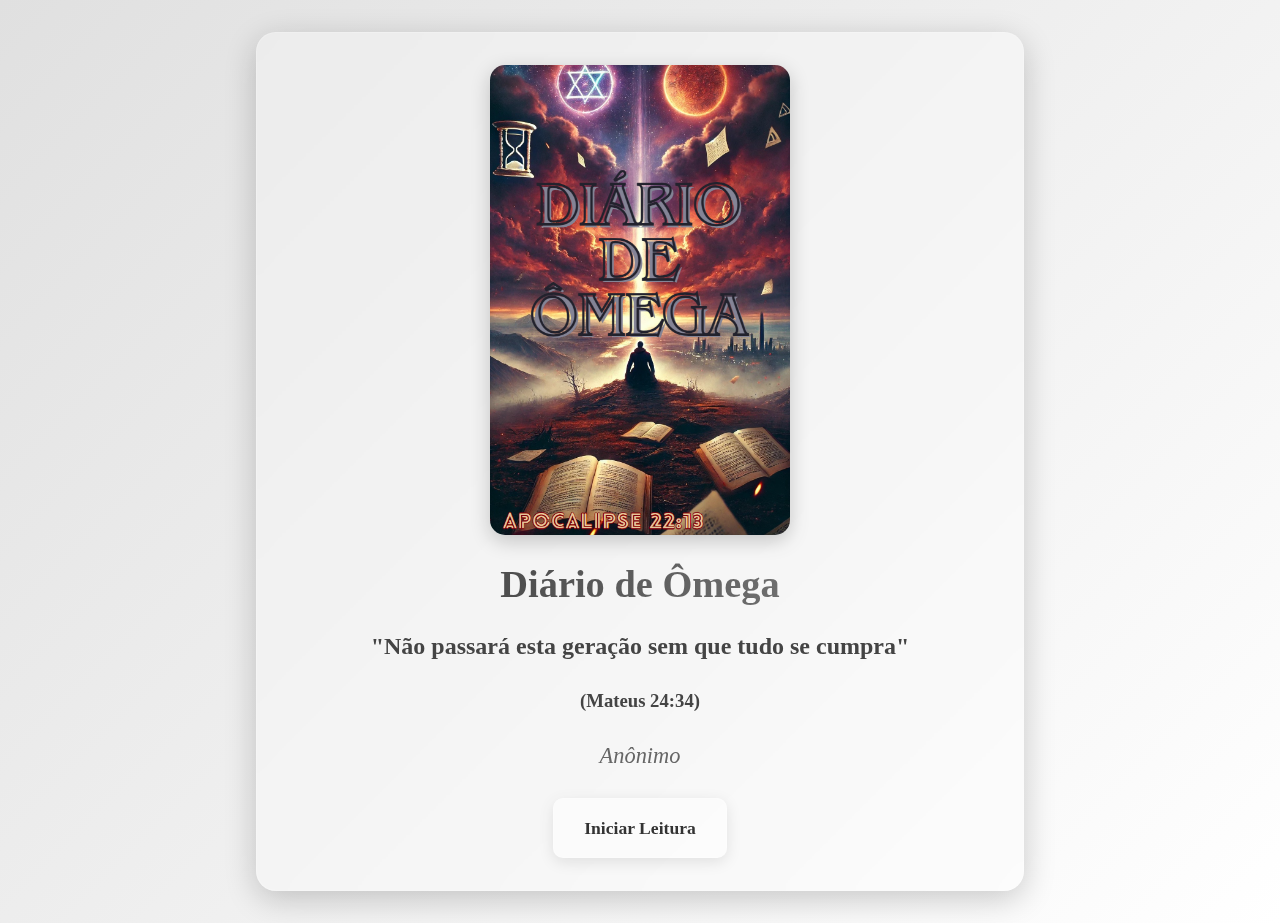
<file: index.html>
<!DOCTYPE html>
<html lang="pt">
<head>
    <meta charset="UTF-8">
    <meta name="viewport" content="width=device-width, initial-scale=1.0">
    <title>Diário de Ômega - Anônimo</title>
    <link rel="stylesheet" href="capastyle.css">
    <script>
        document.addEventListener("DOMContentLoaded", function() {
            // Identifique o livro atual (por exemplo, usando um atributo data no body)
            const currentBook = document.body.dataset.bookId || "diario-de-omega"; // Exemplo: 'diariodeomega'

            // Função para obter o nome do armazenamento local com base no livro
            function getStorageKey() {
                return `${currentBook}_lastReadChapter`;
            }

            // Verifica se há um último capítulo lido no localStorage
            const lastReadChapter = localStorage.getItem(getStorageKey());
            const continueButton = document.getElementById("continue-button");

            if (lastReadChapter) {
                // Se houver um último capítulo lido, mostra "Continuar Leitura" e redireciona para o arquivo correto do capítulo
                continueButton.textContent = "Continuar Leitura";
                continueButton.href = `${lastReadChapter}.html`; // Redireciona para o arquivo HTML do último capítulo lido
            } else {
                // Se não houver, mostra "Iniciar Leitura" e redireciona para o Capítulo 1
                continueButton.textContent = "Iniciar Leitura";
                continueButton.href = "capitulo1.html"; // Redireciona para o Capítulo 1
            }
        });

        // Função para salvar o capítulo atual no localStorage
        function setLastRead(chapterId) {
            const currentBook = document.body.dataset.bookId || "defaultBook"; // Exemplo: 'diariodeomega'
            const storageKey = `${currentBook}_lastReadChapter`;
            localStorage.setItem(storageKey, chapterId);
        }
    </script>
</head>
<body data-book-id="diario-de-omega">
    <div class="container">
        <a href="indice.html">
            <img src="DDO-poster.png" alt="Capa do livro Diário de Ômega" class="book-cover">
        </a>
        <h1 class="book-title">Diário de Ômega</h1>
        <h2 class="book-subtitle">"Não passará esta geração sem que tudo se cumpra"</h2>
        <h3>(Mateus 24:34)</h3>
        <p class="author-name">Anônimo</p>
        <div class="buttons">
            <a id="continue-button" href="#" class="button">Iniciar Leitura</a>
        </div>
    </div>
</body>
</html>
</file>
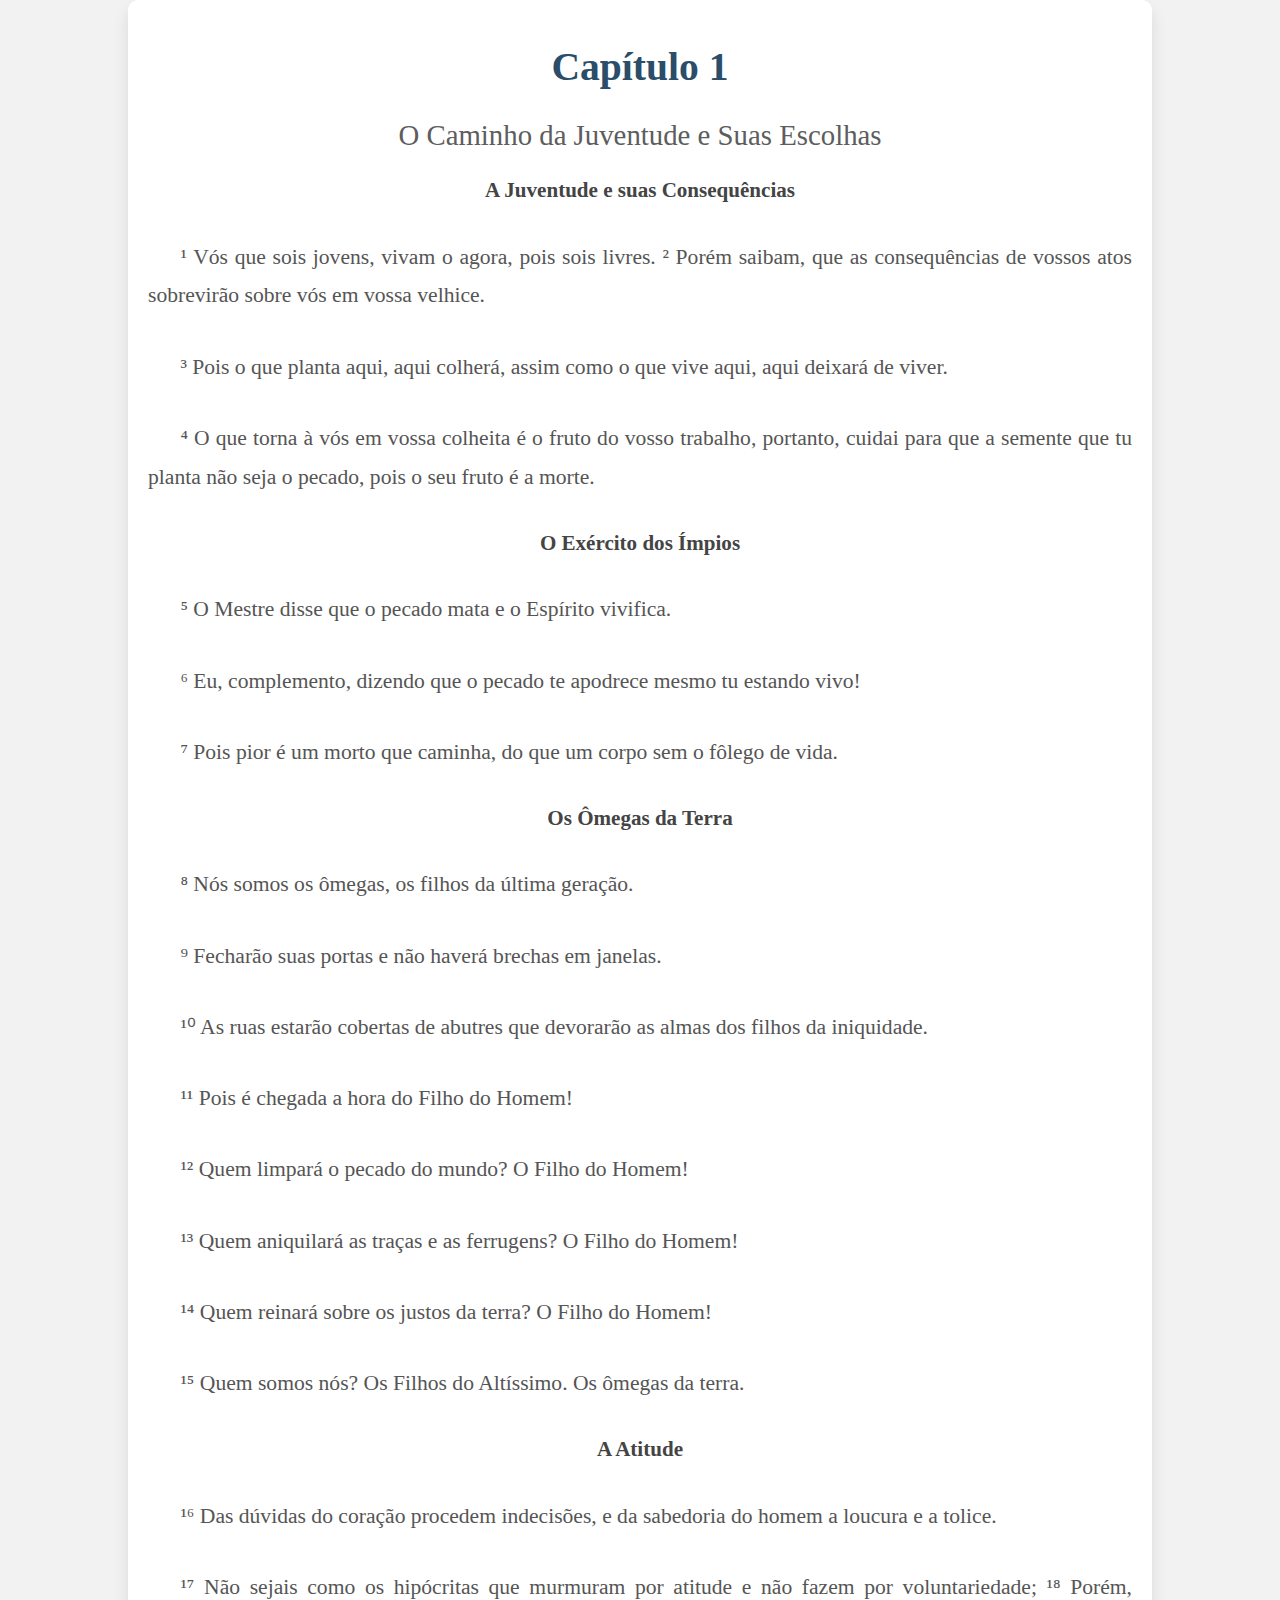
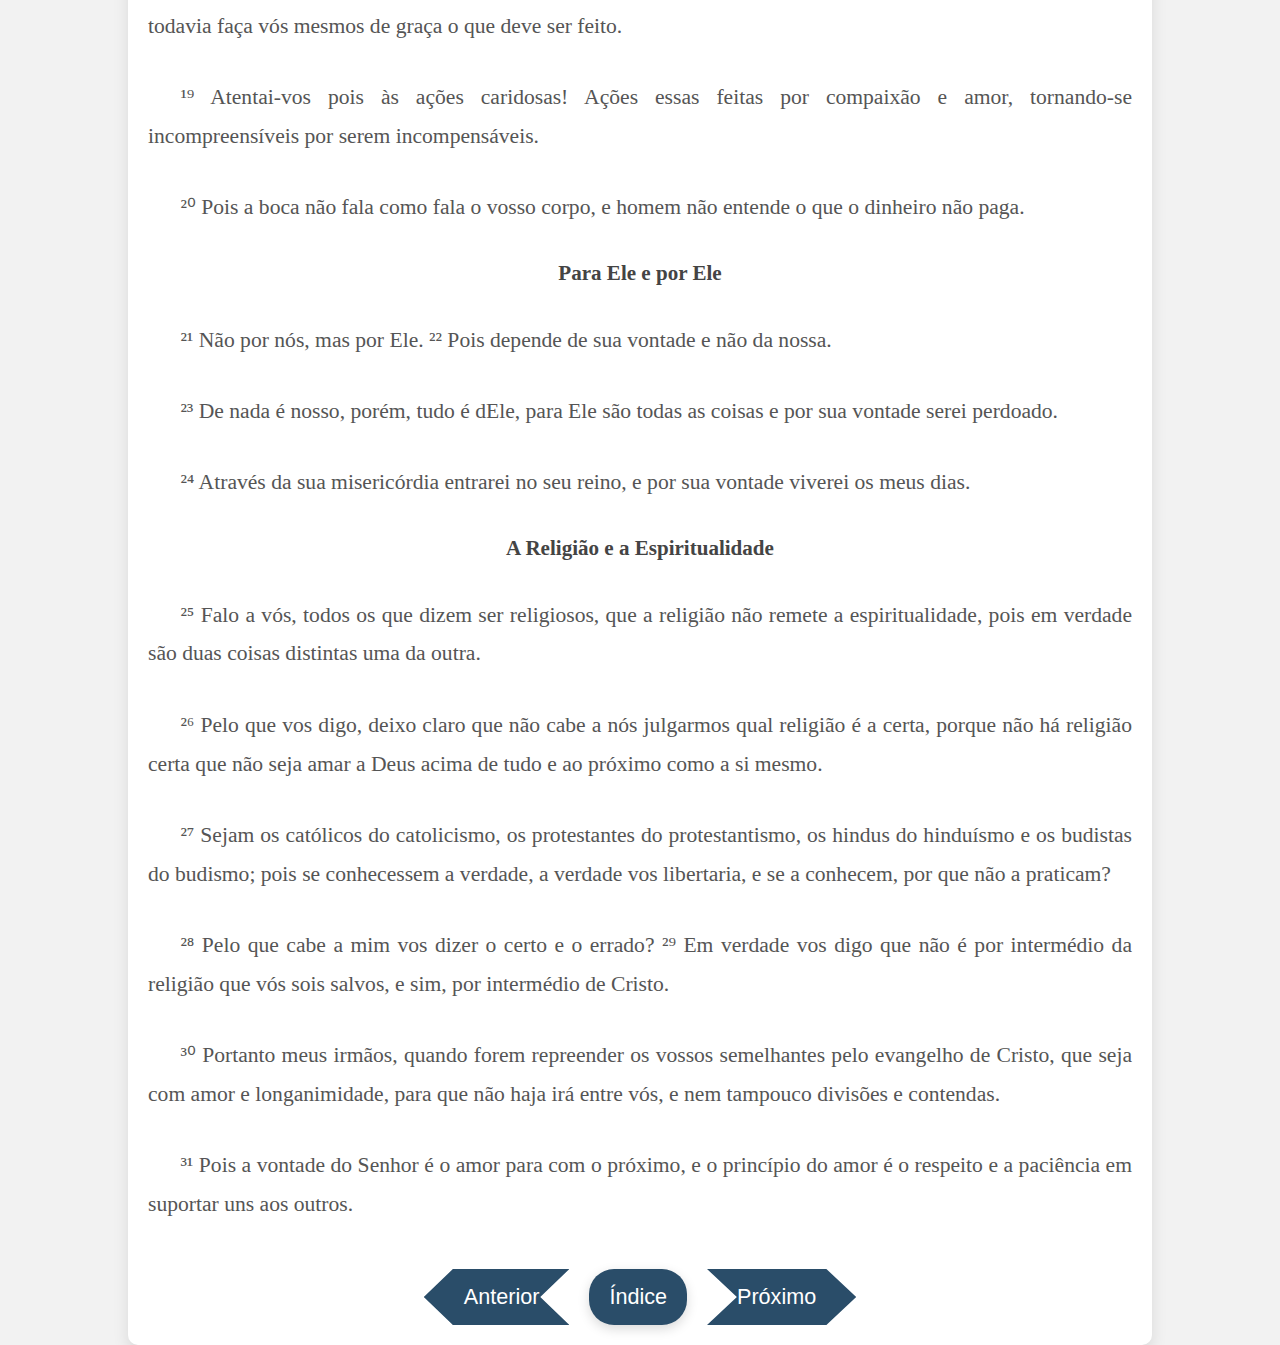
<file: capitulo1.html>
<!DOCTYPE html>
<html lang="pt">
<head>
    <meta charset="UTF-8">
    <meta name="viewport" content="width=device-width, initial-scale=1.0">
    <title>Capítulo 1</title>
    <link rel="stylesheet" href="styles.css">
    <script src="responsive.js" defer></script>
    <script src="script.js" defer></script>
    <script>
        document.addEventListener("DOMContentLoaded", function() {
            // Identifique o livro atual (por exemplo, usando um atributo data no body)
            const currentBook = document.body.dataset.bookId || "diario-de-omega"; // Exemplo: 'diariodeomega'

            // Função para obter o nome do armazenamento local com base no livro
            function getStorageKey() {
                return `${currentBook}_lastReadChapter`;
            }

            // Salvar o ID do capítulo atual no localStorage
            const currentChapterId = document.querySelector(".capitulo").id;
            setLastRead(currentChapterId);

            // Função para salvar o capítulo atual no localStorage
            function setLastRead(chapterId) {
                localStorage.setItem(getStorageKey(), chapterId);
                console.log("Capítulo salvo no localStorage:", chapterId); // Log para debug
            }
        });

        function navigateTo(url) {
            const currentBook = document.body.dataset.bookId || "defaultBook"; // Exemplo: 'diariodeomega'
            const currentChapterId = document.querySelector(".capitulo").id;

            function getStorageKey() {
                return `${currentBook}_lastReadChapter`;
            }

            // Salva o capítulo atual no localStorage antes de navegar
            localStorage.setItem(getStorageKey(), currentChapterId);
            console.log("Navegando para:", url, "Capítulo salvo:", currentChapterId);
            window.location.href = url;
        }
    </script>
</head>
<body data-book-id="diario-de-omega">
    <!-- Identificação do capítulo com classe "capitulo" e id "capitulo1" -->
    <div class="container capitulo" id="capitulo1">
        <h1 class="chapter-number">Capítulo 1</h1>
        <h2 class="chapter-title">O Caminho da Juventude e Suas Escolhas</h2>

        <h3>A Juventude e suas Consequências</h3>
        <p>¹ Vós que sois jovens, vivam o agora, pois sois livres. ² Porém saibam, que as consequências de vossos atos sobrevirão sobre vós em vossa velhice.</p>
        <p>³ Pois o que planta aqui, aqui colherá, assim como o que vive aqui, aqui deixará de viver.</p>
        <p>⁴ O que torna à vós em vossa colheita é o fruto do vosso trabalho, portanto, cuidai para que a semente que tu planta não seja o pecado, pois o seu fruto é a morte.</p>

        <h3>O Exército dos Ímpios</h3>
        <p>⁵ O Mestre disse que o pecado mata e o Espírito vivifica.</p>
        <p>⁶ Eu, complemento, dizendo que o pecado te apodrece mesmo tu estando vivo!</p>
        <p>⁷ Pois pior é um morto que caminha, do que um corpo sem o fôlego de vida.</p>

        <h3>Os Ômegas da Terra</h3>
        <p>⁸ Nós somos os ômegas, os filhos da última geração.</p>
        <p>⁹ Fecharão suas portas e não haverá brechas em janelas.</p>
        <p>¹⁰ As ruas estarão cobertas de abutres que devorarão as almas dos filhos da iniquidade.</p>
        <p>¹¹ Pois é chegada a hora do Filho do Homem!</p>
        <p>¹² Quem limpará o pecado do mundo? O Filho do Homem!</p>
        <p>¹³ Quem aniquilará as traças e as ferrugens? O Filho do Homem!</p>
        <p>¹⁴ Quem reinará sobre os justos da terra? O Filho do Homem!</p>
        <p>¹⁵ Quem somos nós? Os Filhos do Altíssimo. Os ômegas da terra.</p>

        <h3>A Atitude</h3>
        <p>¹⁶ Das dúvidas do coração procedem indecisões, e da sabedoria do homem a loucura e a tolice.</p>
        <p>¹⁷ Não sejais como os hipócritas que murmuram por atitude e não fazem por voluntariedade; ¹⁸ Porém, todavia faça vós mesmos de graça o que deve ser feito.</p>
        <p>¹⁹ Atentai-vos pois às ações caridosas! Ações essas feitas por compaixão e amor, tornando-se incompreensíveis por serem incompensáveis.</p>
        <p>²⁰ Pois a boca não fala como fala o vosso corpo, e homem não entende o que o dinheiro não paga.</p>

        <h3>Para Ele e por Ele</h3>
        <p>²¹ Não por nós, mas por Ele. ²² Pois depende de sua vontade e não da nossa.</p>
        <p>²³ De nada é nosso, porém, tudo é dEle, para Ele são todas as coisas e por sua vontade serei perdoado.</p>
        <p>²⁴ Através da sua misericórdia entrarei no seu reino, e por sua vontade viverei os meus dias.</p>

        <h3>A Religião e a Espiritualidade</h3>
        <p>²⁵ Falo a vós, todos os que dizem ser religiosos, que a religião não remete a espiritualidade, pois em verdade são duas coisas distintas uma da outra.</p>
        <p>²⁶ Pelo que vos digo, deixo claro que não cabe a nós julgarmos qual religião é a certa, porque não há religião certa que não seja amar a Deus acima de tudo e ao próximo como a si mesmo.</p>
        <p>²⁷ Sejam os católicos do catolicismo, os protestantes do protestantismo, os hindus do hinduísmo e os budistas do budismo; pois se conhecessem a verdade, a verdade vos libertaria, e se a conhecem, por que não a praticam?</p>
        <p>²⁸ Pelo que cabe a mim vos dizer o certo e o errado? ²⁹ Em verdade vos digo que não é por intermédio da religião que vós sois salvos, e sim, por intermédio de Cristo.</p>
        <p>³⁰ Portanto meus irmãos, quando forem repreender os vossos semelhantes pelo evangelho de Cristo, que seja com amor e longanimidade, para que não haja irá entre vós, e nem tampouco divisões e contendas.</p>
        <p>³¹ Pois a vontade do Senhor é o amor para com o próximo, e o princípio do amor é o respeito e a paciência em suportar uns aos outros.</p>

        <div class="buttons">
            <button class="previous" onclick="navigateTo('capitulo00.html')">Anterior</button>
            <button class="index" onclick="navigateTo('indice.html')">Índice</button>
            <button class="next" onclick="navigateTo('capitulo2.html')">Próximo</button>
        </div>
    </div>
</body>
</html>
</file>
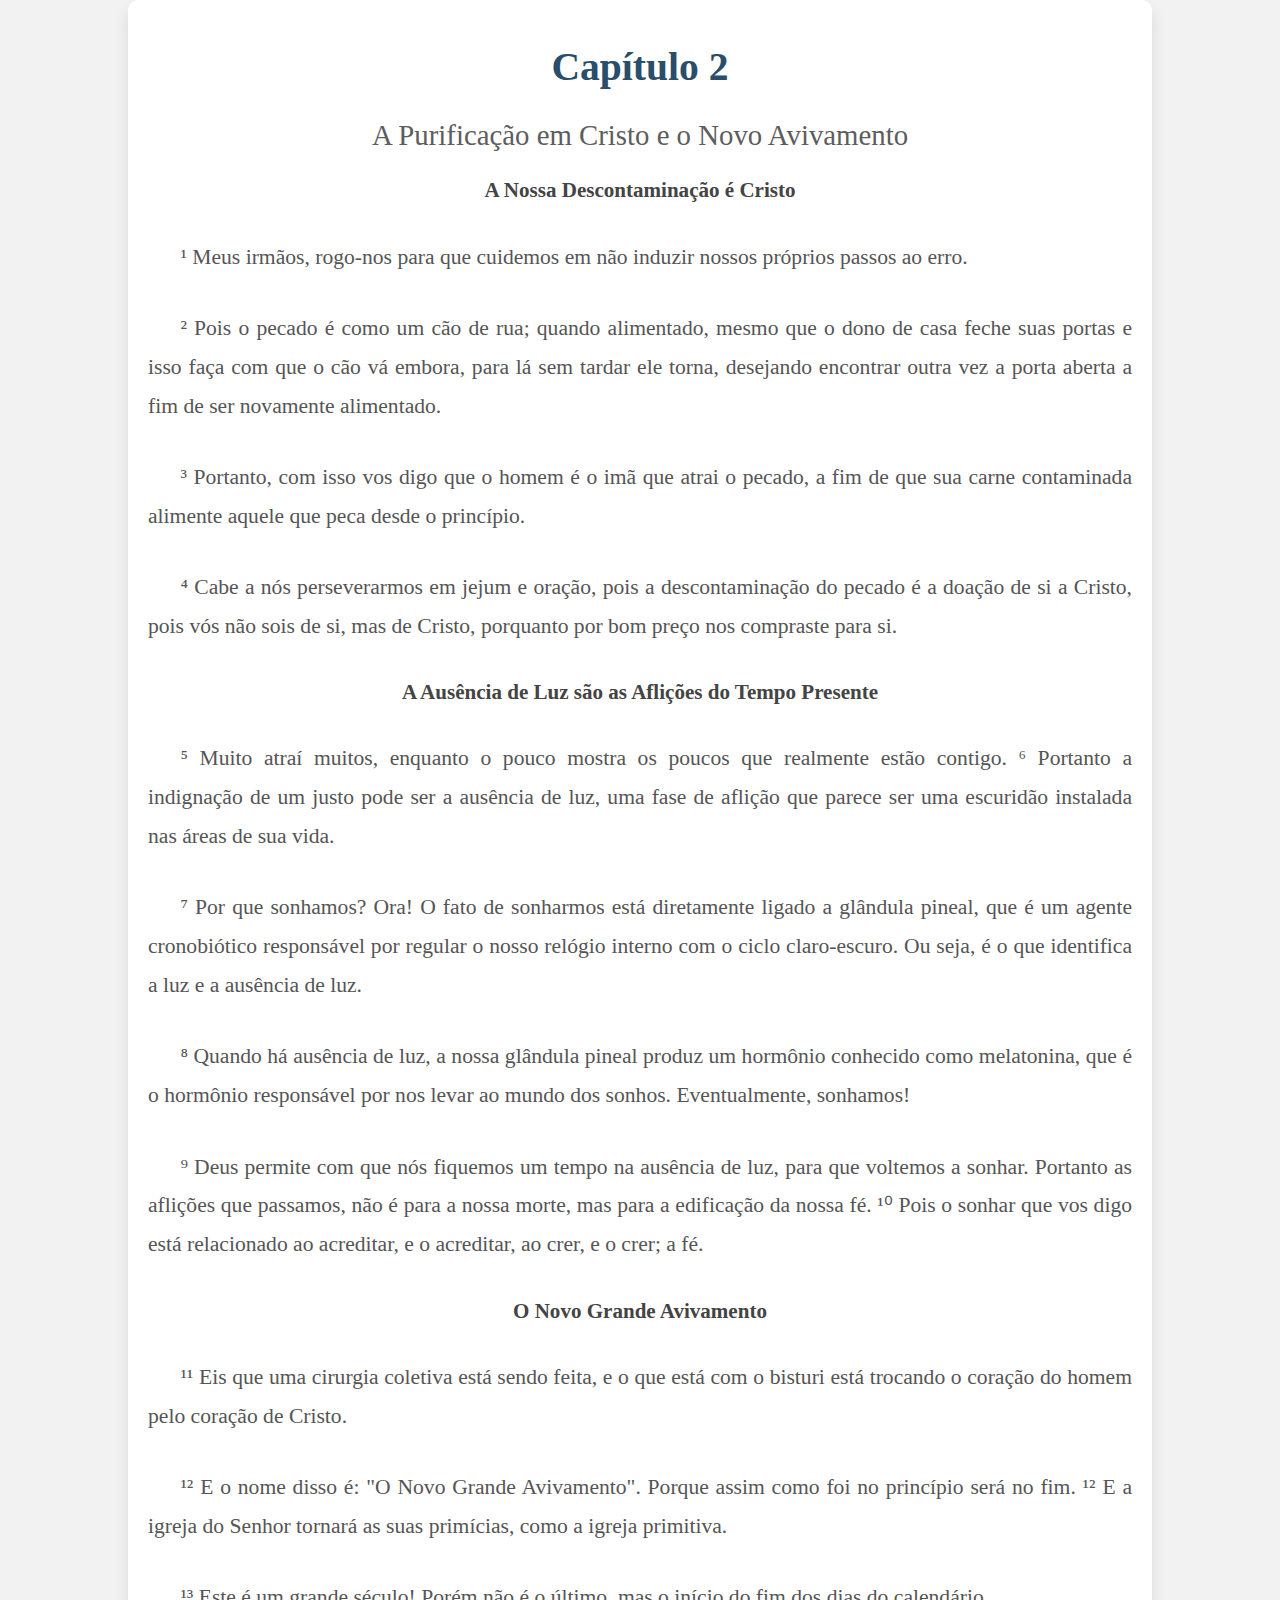
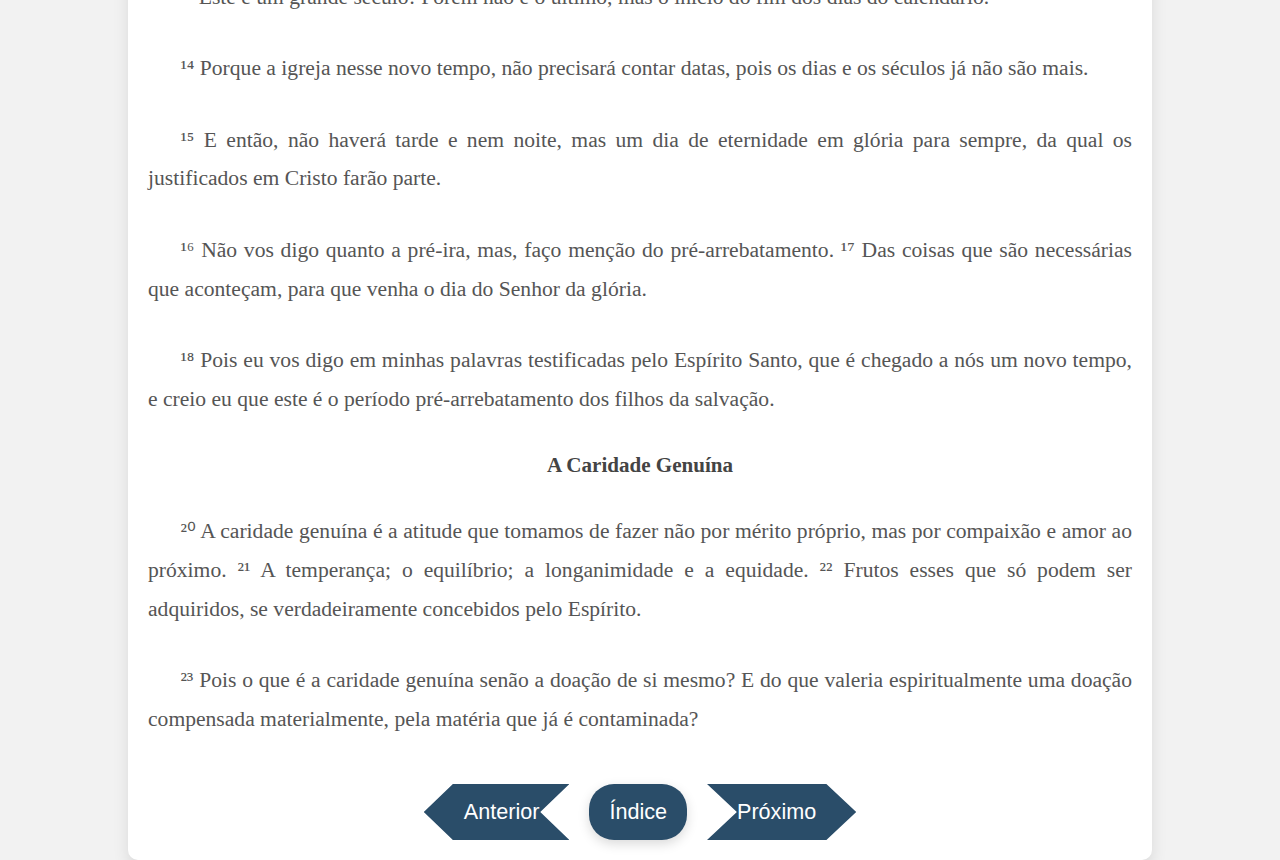
<file: capitulo2.html>
<!DOCTYPE html>
<html lang="pt">
<head>
    <meta charset="UTF-8">
    <meta name="viewport" content="width=device-width, initial-scale=1.0">
    <title>Capítulo 2</title>
    <link rel="stylesheet" href="styles.css">
    <script src="responsive.js" defer></script>
    <script src="script.js" defer></script>
    <script>
        document.addEventListener("DOMContentLoaded", function() {
            // Identifique o livro atual (por exemplo, usando um atributo data no body)
            const currentBook = document.body.dataset.bookId || "diario-de-omega"; // Exemplo: 'diariodeomega'

            // Função para obter o nome do armazenamento local com base no livro
            function getStorageKey() {
                return `${currentBook}_lastReadChapter`;
            }

            // Salvar o ID do capítulo atual no localStorage
            const currentChapterId = document.querySelector(".capitulo").id;
            setLastRead(currentChapterId);

            // Função para salvar o capítulo atual no localStorage
            function setLastRead(chapterId) {
                localStorage.setItem(getStorageKey(), chapterId);
                console.log("Capítulo salvo no localStorage:", chapterId); // Log para debug
            }
        });

        function navigateTo(url) {
            const currentBook = document.body.dataset.bookId || "defaultBook"; // Exemplo: 'diariodeomega'
            const currentChapterId = document.querySelector(".capitulo").id;

            function getStorageKey() {
                return `${currentBook}_lastReadChapter`;
            }

            // Salva o capítulo atual no localStorage antes de navegar
            localStorage.setItem(getStorageKey(), currentChapterId);
            console.log("Navegando para:", url, "Capítulo salvo:", currentChapterId);
            window.location.href = url;
        }
    </script>
</head>
<body data-book-id="diario-de-omega">
    <!-- Identificação do capítulo com classe "capitulo" e id "capitulo2" -->
    <div class="container capitulo" id="capitulo2">
        <h1 class="chapter-number">Capítulo 2</h1>
        <h2 class="chapter-title">A Purificação em Cristo e o Novo Avivamento</h2>

        <h3>A Nossa Descontaminação é Cristo</h3>
        <p>¹ Meus irmãos, rogo-nos para que cuidemos em não induzir nossos próprios passos ao erro.</p>
        <p>² Pois o pecado é como um cão de rua; quando alimentado, mesmo que o dono de casa feche suas portas e isso faça com que o cão vá embora, para lá sem tardar ele torna, desejando encontrar outra vez a porta aberta a fim de ser novamente alimentado.</p>
        <p>³ Portanto, com isso vos digo que o homem é o imã que atrai o pecado, a fim de que sua carne contaminada alimente aquele que peca desde o princípio.</p>
        <p>⁴ Cabe a nós perseverarmos em jejum e oração, pois a descontaminação do pecado é a doação de si a Cristo, pois vós não sois de si, mas de Cristo, porquanto por bom preço nos compraste para si.</p>

        <h3>A Ausência de Luz são as Aflições do Tempo Presente</h3>
        <p>⁵ Muito atraí muitos, enquanto o pouco mostra os poucos que realmente estão contigo. ⁶ Portanto a indignação de um justo pode ser a ausência de luz, uma fase de aflição que parece ser uma escuridão instalada nas áreas de sua vida.</p>
        <p>⁷ Por que sonhamos? Ora! O fato de sonharmos está diretamente ligado a glândula pineal, que é um agente cronobiótico responsável por regular o nosso relógio interno com o ciclo claro-escuro. Ou seja, é o que identifica a luz e a ausência de luz.</p>
        <p>⁸ Quando há ausência de luz, a nossa glândula pineal produz um hormônio conhecido como melatonina, que é o hormônio responsável por nos levar ao mundo dos sonhos. Eventualmente, sonhamos!</p>
        <p>⁹ Deus permite com que nós fiquemos um tempo na ausência de luz, para que voltemos a sonhar. Portanto as aflições que passamos, não é para a nossa morte, mas para a edificação da nossa fé. ¹⁰ Pois o sonhar que vos digo está relacionado ao acreditar, e o acreditar, ao crer, e o crer; a fé.</p>

        <h3>O Novo Grande Avivamento</h3>
        <p>¹¹ Eis que uma cirurgia coletiva está sendo feita, e o que está com o bisturi está trocando o coração do homem pelo coração de Cristo.</p>
        <p>¹² E o nome disso é: "O Novo Grande Avivamento". Porque assim como foi no princípio será no fim. ¹² E a igreja do Senhor tornará as suas primícias, como a igreja primitiva.</p>
        <p>¹³ Este é um grande século! Porém não é o último, mas o início do fim dos dias do calendário.</p>
        <p>¹⁴ Porque a igreja nesse novo tempo, não precisará contar datas, pois os dias e os séculos já não são mais.</p>
        <p>¹⁵ E então, não haverá tarde e nem noite, mas um dia de eternidade em glória para sempre, da qual os justificados em Cristo farão parte.</p>
        <p>¹⁶ Não vos digo quanto a pré-ira, mas, faço menção do pré-arrebatamento. ¹⁷ Das coisas que são necessárias que aconteçam, para que venha o dia do Senhor da glória.</p>
        <p>¹⁸ Pois eu vos digo em minhas palavras testificadas pelo Espírito Santo, que é chegado a nós um novo tempo, e creio eu que este é o período pré-arrebatamento dos filhos da salvação.</p>

        <h3>A Caridade Genuína</h3>
        <p>²⁰ A caridade genuína é a atitude que tomamos de fazer não por mérito próprio, mas por compaixão e amor ao próximo. ²¹ A temperança; o equilíbrio; a longanimidade e a equidade. ²² Frutos esses que só podem ser adquiridos, se verdadeiramente concebidos pelo Espírito.</p>
        <p>²³ Pois o que é a caridade genuína senão a doação de si mesmo? E do que valeria espiritualmente uma doação compensada materialmente, pela matéria que já é contaminada?</p>

        <div class="buttons">
            <button class="previous" onclick="navigateTo('capitulo1.html')">Anterior</button>
            <button class="index" onclick="navigateTo('indice.html')">Índice</button>
            <button class="next" onclick="navigateTo('capitulo3.html')">Próximo</button>
        </div>
    </div>
</body>
</html>
</file>
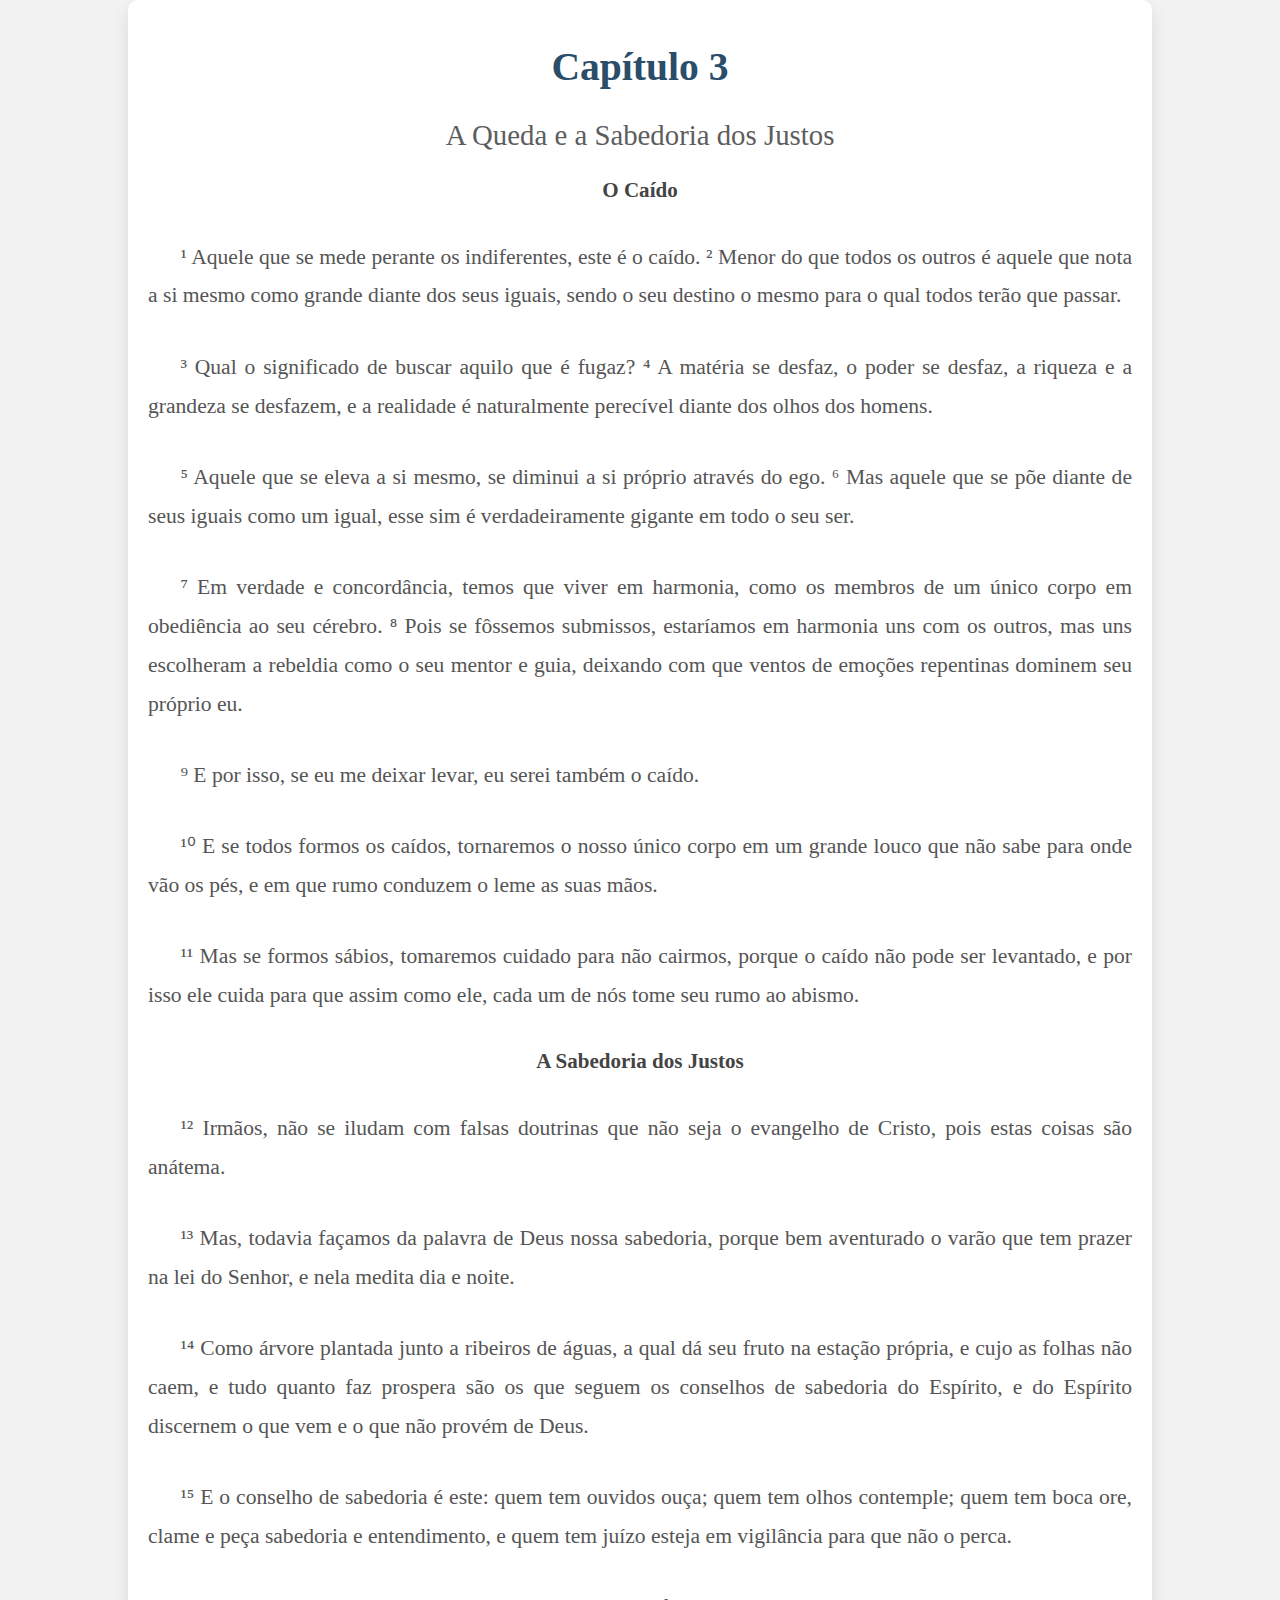
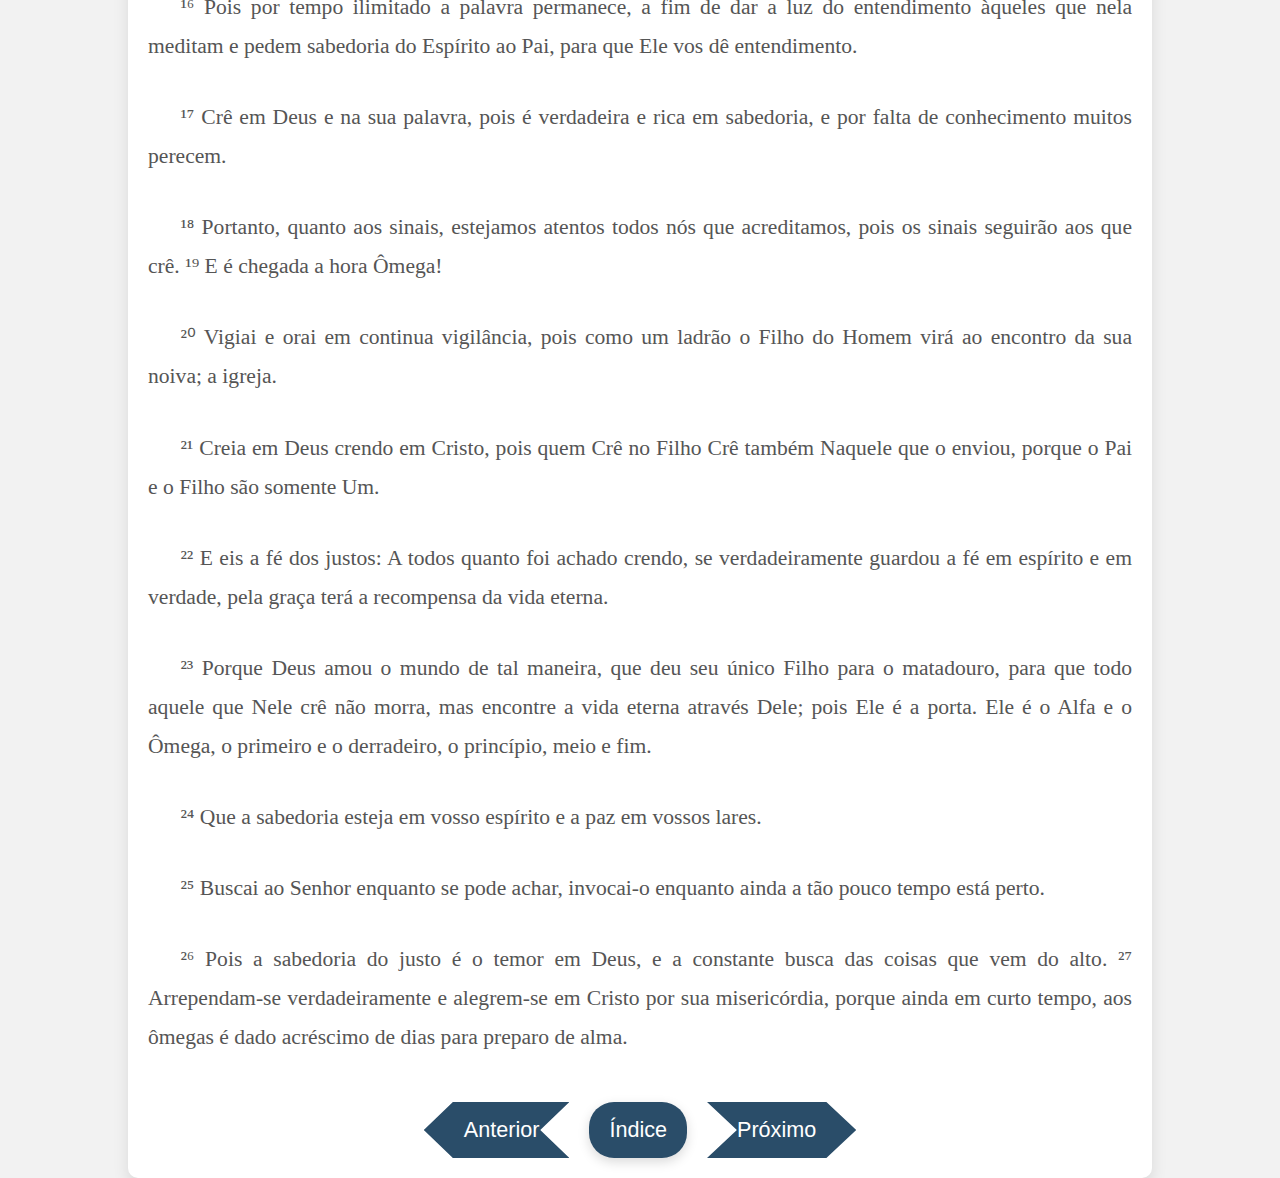
<file: capitulo3.html>
<!DOCTYPE html>
<html lang="pt">
<head>
    <meta charset="UTF-8">
    <meta name="viewport" content="width=device-width, initial-scale=1.0">
    <title>Capítulo 3</title>
    <link rel="stylesheet" href="styles.css">
    <script src="responsive.js" defer></script>
    <script src="script.js" defer></script>
    <script>
        document.addEventListener("DOMContentLoaded", function() {
            // Identifique o livro atual (usando um atributo data no body)
            const currentBook = document.body.dataset.bookId || "diario-de-omega"; // Exemplo: 'diariodeomega'

            // Função para obter o nome do armazenamento local com base no livro
            function getStorageKey() {
                return `${currentBook}_lastReadChapter`;
            }

            // Salvar o ID do capítulo atual no localStorage
            const currentChapterId = document.querySelector(".capitulo").id;
            setLastRead(currentChapterId);

            // Função para salvar o capítulo atual no localStorage
            function setLastRead(chapterId) {
                localStorage.setItem(getStorageKey(), chapterId);
                console.log("Capítulo salvo no localStorage:", chapterId); // Log para debug
            }
        });

        function navigateTo(url) {
            const currentBook = document.body.dataset.bookId || "defaultBook"; // Exemplo: 'diariodeomega'
            const currentChapterId = document.querySelector(".capitulo").id;

            function getStorageKey() {
                return `${currentBook}_lastReadChapter`;
            }

            // Salva o capítulo atual no localStorage antes de navegar
            localStorage.setItem(getStorageKey(), currentChapterId);
            console.log("Navegando para:", url, "Capítulo salvo:", currentChapterId);
            window.location.href = url;
        }
    </script>
</head>
<body data-book-id="diario-de-omega">
    <!-- Identificação do capítulo com classe "capitulo" e id "capitulo3" -->
    <div class="container capitulo" id="capitulo3">
        <h1 class="chapter-number">Capítulo 3</h1>
        <h2 class="chapter-title">A Queda e a Sabedoria dos Justos</h2>

        <h3>O Caído</h3>
        <p>¹ Aquele que se mede perante os indiferentes, este é o caído. ² Menor do que todos os outros é aquele que nota a si mesmo como grande diante dos seus iguais, sendo o seu destino o mesmo para o qual todos terão que passar.</p>
        <p>³ Qual o significado de buscar aquilo que é fugaz? ⁴ A matéria se desfaz, o poder se desfaz, a riqueza e a grandeza se desfazem, e a realidade é naturalmente perecível diante dos olhos dos homens.</p>
        <p>⁵ Aquele que se eleva a si mesmo, se diminui a si próprio através do ego. ⁶ Mas aquele que se põe diante de seus iguais como um igual, esse sim é verdadeiramente gigante em todo o seu ser.</p>
        <p>⁷ Em verdade e concordância, temos que viver em harmonia, como os membros de um único corpo em obediência ao seu cérebro. ⁸ Pois se fôssemos submissos, estaríamos em harmonia uns com os outros, mas uns escolheram a rebeldia como o seu mentor e guia, deixando com que ventos de emoções repentinas dominem seu próprio eu.</p>
        <p>⁹ E por isso, se eu me deixar levar, eu serei também o caído.</p>
        <p>¹⁰ E se todos formos os caídos, tornaremos o nosso único corpo em um grande louco que não sabe para onde vão os pés, e em que rumo conduzem o leme as suas mãos.</p>
        <p>¹¹ Mas se formos sábios, tomaremos cuidado para não cairmos, porque o caído não pode ser levantado, e por isso ele cuida para que assim como ele, cada um de nós tome seu rumo ao abismo.</p>

        <h3>A Sabedoria dos Justos</h3>
        <p>¹² Irmãos, não se iludam com falsas doutrinas que não seja o evangelho de Cristo, pois estas coisas são anátema.</p>
        <p>¹³ Mas, todavia façamos da palavra de Deus nossa sabedoria, porque bem aventurado o varão que tem prazer na lei do Senhor, e nela medita dia e noite.</p>
        <p>¹⁴ Como árvore plantada junto a ribeiros de águas, a qual dá seu fruto na estação própria, e cujo as folhas não caem, e tudo quanto faz prospera são os que seguem os conselhos de sabedoria do Espírito, e do Espírito discernem o que vem e o que não provém de Deus.</p>
        <p>¹⁵ E o conselho de sabedoria é este: quem tem ouvidos ouça; quem tem olhos contemple; quem tem boca ore, clame e peça sabedoria e entendimento, e quem tem juízo esteja em vigilância para que não o perca.</p>
        <p>¹⁶ Pois por tempo ilimitado a palavra permanece, a fim de dar a luz do entendimento àqueles que nela meditam e pedem sabedoria do Espírito ao Pai, para que Ele vos dê entendimento.</p>
        <p>¹⁷ Crê em Deus e na sua palavra, pois é verdadeira e rica em sabedoria, e por falta de conhecimento muitos perecem.</p>
        <p>¹⁸ Portanto, quanto aos sinais, estejamos atentos todos nós que acreditamos, pois os sinais seguirão aos que crê. ¹⁹ E é chegada a hora Ômega!</p>
        <p>²⁰ Vigiai e orai em continua vigilância, pois como um ladrão o Filho do Homem virá ao encontro da sua noiva; a igreja.</p>
        <p>²¹ Creia em Deus crendo em Cristo, pois quem Crê no Filho Crê também Naquele que o enviou, porque o Pai e o Filho são somente Um.</p>
        <p>²² E eis a fé dos justos: A todos quanto foi achado crendo, se verdadeiramente guardou a fé em espírito e em verdade, pela graça terá a recompensa da vida eterna.</p>
        <p>²³ Porque Deus amou o mundo de tal maneira, que deu seu único Filho para o matadouro, para que todo aquele que Nele crê não morra, mas encontre a vida eterna através Dele; pois Ele é a porta. Ele é o Alfa e o Ômega, o primeiro e o derradeiro, o princípio, meio e fim.</p>
        <p>²⁴ Que a sabedoria esteja em vosso espírito e a paz em vossos lares.</p>
        <p>²⁵ Buscai ao Senhor enquanto se pode achar, invocai-o enquanto ainda a tão pouco tempo está perto.</p>
        <p>²⁶ Pois a sabedoria do justo é o temor em Deus, e a constante busca das coisas que vem do alto. ²⁷ Arrependam-se verdadeiramente e alegrem-se em Cristo por sua misericórdia, porque ainda em curto tempo, aos ômegas é dado acréscimo de dias para preparo de alma.</p>

        <div class="buttons">
            <button class="previous" onclick="navigateTo('capitulo2.html')">Anterior</button>
            <button class="index" onclick="navigateTo('indice.html')">Índice</button>
            <button class="next" onclick="navigateTo('capitulo4.html')">Próximo</button>
        </div>
    </div>
</body>
</html>
</file>
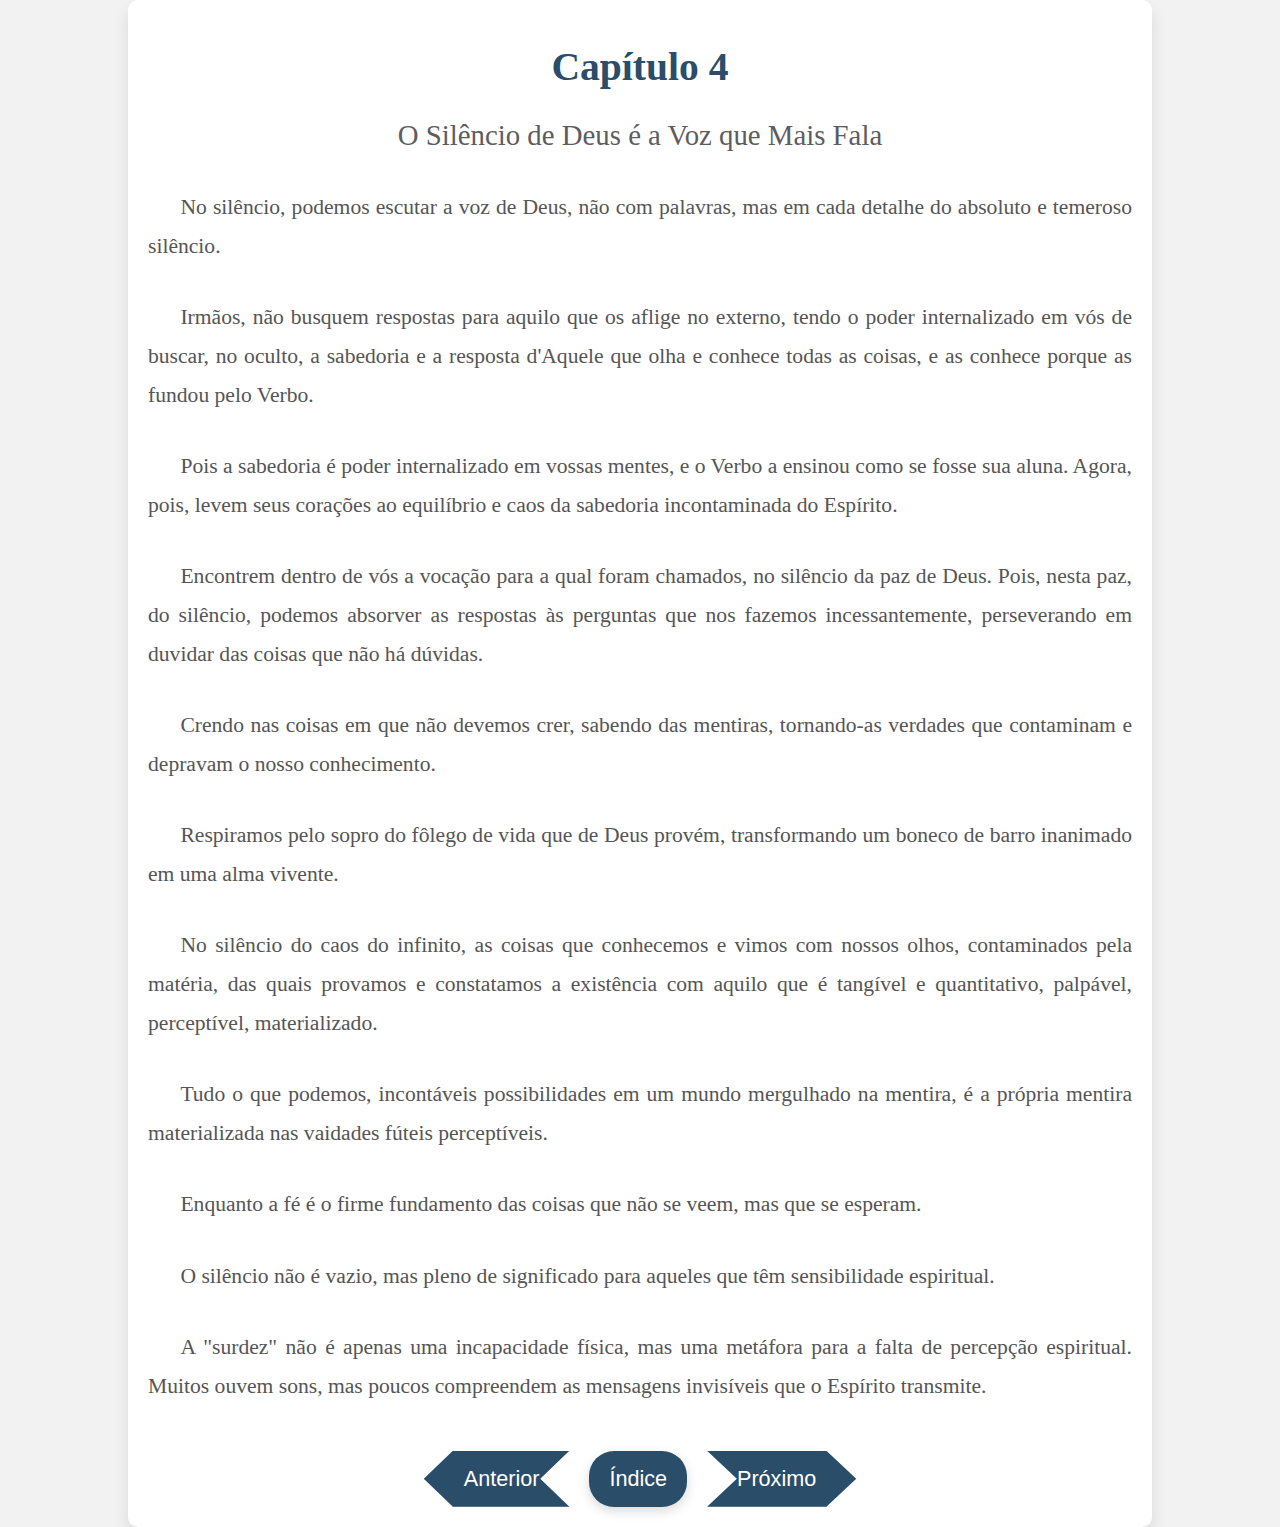
<file: capitulo4.html>
<!DOCTYPE html>
<html lang="pt">
<head>
    <meta charset="UTF-8">
    <meta name="viewport" content="width=device-width, initial-scale=1.0">
    <title>Capítulo 4</title>
    <link rel="stylesheet" href="styles.css">
    <script src="responsive.js" defer></script>
    <script src="script.js" defer></script>
    <script>
        document.addEventListener("DOMContentLoaded", function() {
            // Identifique o livro atual (por exemplo, usando um atributo data no body)
            const currentBook = document.body.dataset.bookId || "diario-de-omega"; // Exemplo: 'NomeDoSeuLivro'

            // Função para obter o nome do armazenamento local com base no livro
            function getStorageKey() {
                return `${currentBook}_lastReadChapter`;
            }

            // Salvar o ID do capítulo atual no localStorage
            const currentChapterId = document.querySelector(".capitulo").id;
            setLastRead(currentChapterId);

            // Função para salvar o capítulo atual no localStorage
            function setLastRead(chapterId) {
                localStorage.setItem(getStorageKey(), chapterId);
                console.log("Capítulo salvo no localStorage:", chapterId); // Log para debug
            }
        });

        function navigateTo(url) {
            const currentBook = document.body.dataset.bookId || "defaultBook"; // Exemplo: 'diariodeomega'
            const currentChapterId = document.querySelector(".capitulo").id;

            function getStorageKey() {
                return `${currentBook}_lastReadChapter`;
            }

            // Salva o capítulo atual no localStorage antes de navegar
            localStorage.setItem(getStorageKey(), currentChapterId);
            console.log("Navegando para:", url, "Capítulo salvo:", currentChapterId);
            window.location.href = url;
        }
    </script>
</head>
<body data-book-id="diario-de-omega">
    <!-- Identificação do capítulo com classe "capitulo" e id "capitulo4" -->
    <div class="container capitulo" id="capitulo4">
        <h1 class="chapter-number">Capítulo 4</h1>
        <h2 class="chapter-title">O Silêncio de Deus é a Voz que Mais Fala</h2>
        <p>No silêncio, podemos escutar a voz de Deus, não com palavras, mas em cada detalhe do absoluto e temeroso silêncio.</p>
        <p>Irmãos, não busquem respostas para aquilo que os aflige no externo, tendo o poder internalizado em vós de buscar, no oculto, a sabedoria e a resposta d'Aquele que olha e conhece todas as coisas, e as conhece porque as fundou pelo Verbo.</p>
        <p>Pois a sabedoria é poder internalizado em vossas mentes, e o Verbo a ensinou como se fosse sua aluna. Agora, pois, levem seus corações ao equilíbrio e caos da sabedoria incontaminada do Espírito.</p>
        <p>Encontrem dentro de vós a vocação para a qual foram chamados, no silêncio da paz de Deus. Pois, nesta paz, do silêncio, podemos absorver as respostas às perguntas que nos fazemos incessantemente, perseverando em duvidar das coisas que não há dúvidas.</p>
        <p>Crendo nas coisas em que não devemos crer, sabendo das mentiras, tornando-as verdades que contaminam e depravam o nosso conhecimento.</p>
        <p>Respiramos pelo sopro do fôlego de vida que de Deus provém, transformando um boneco de barro inanimado em uma alma vivente.</p>
        <p>No silêncio do caos do infinito, as coisas que conhecemos e vimos com nossos olhos, contaminados pela matéria, das quais provamos e constatamos a existência com aquilo que é tangível e quantitativo, palpável, perceptível, materializado.</p>
        <p>Tudo o que podemos, incontáveis possibilidades em um mundo mergulhado na mentira, é a própria mentira materializada nas vaidades fúteis perceptíveis.</p>
        <p>Enquanto a fé é o firme fundamento das coisas que não se veem, mas que se esperam.</p>
        <p>O silêncio não é vazio, mas pleno de significado para aqueles que têm sensibilidade espiritual.</p>
        <p>A "surdez" não é apenas uma incapacidade física, mas uma metáfora para a falta de percepção espiritual. Muitos ouvem sons, mas poucos compreendem as mensagens invisíveis que o Espírito transmite.</p>
        <div class="buttons">
            <button class="previous" onclick="navigateTo('capitulo3.html')">Anterior</button>
            <button class="index" onclick="navigateTo('indice.html')">Índice</button>
            <button class="next" onclick="navigateTo('continua.html')">Próximo</button>
        </div>
    </div>
</body>
</html>
</file>
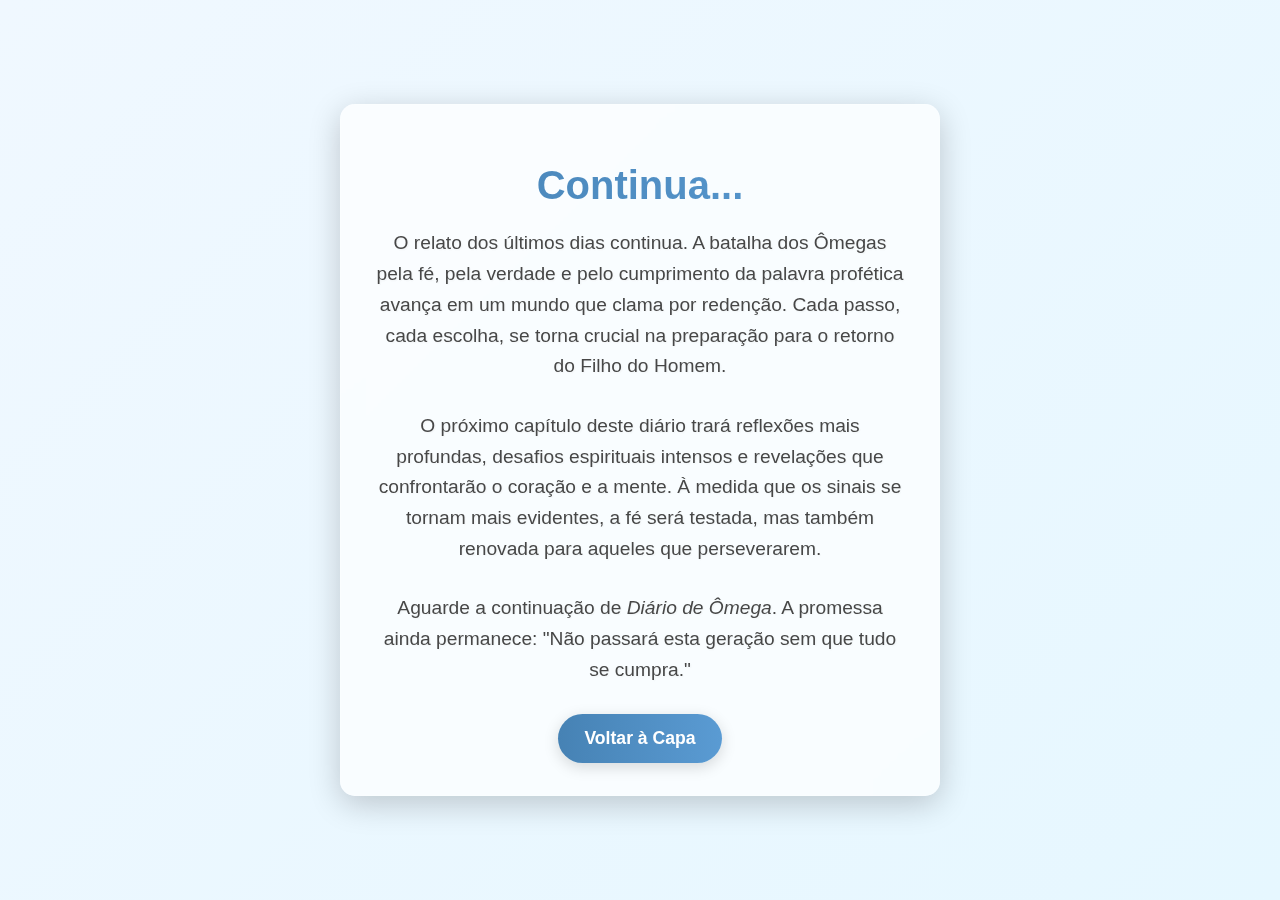
<file: continua.html>
<!DOCTYPE html>
<html lang="pt">
<head>
    <meta charset="UTF-8">
    <meta name="viewport" content="width=device-width, initial-scale=1.0">
    <title>Continua...</title>
    <link rel="stylesheet" href="continua.css">
</head>
<body>
    <div class="container">
    <h1>Continua...</h1>
    <p>O relato dos últimos dias continua. A batalha dos Ômegas pela fé, pela verdade e pelo cumprimento da palavra profética avança em um mundo que clama por redenção. Cada passo, cada escolha, se torna crucial na preparação para o retorno do Filho do Homem.</p>
    <p>O próximo capítulo deste diário trará reflexões mais profundas, desafios espirituais intensos e revelações que confrontarão o coração e a mente. À medida que os sinais se tornam mais evidentes, a fé será testada, mas também renovada para aqueles que perseverarem.</p>
    <p>Aguarde a continuação de <i>Diário de Ômega</i>. A promessa ainda permanece: "Não passará esta geração sem que tudo se cumpra."</p>
    <button onclick="window.location.href='index.html'">Voltar à Capa</button>
</div>
</body>
</html>
</file>
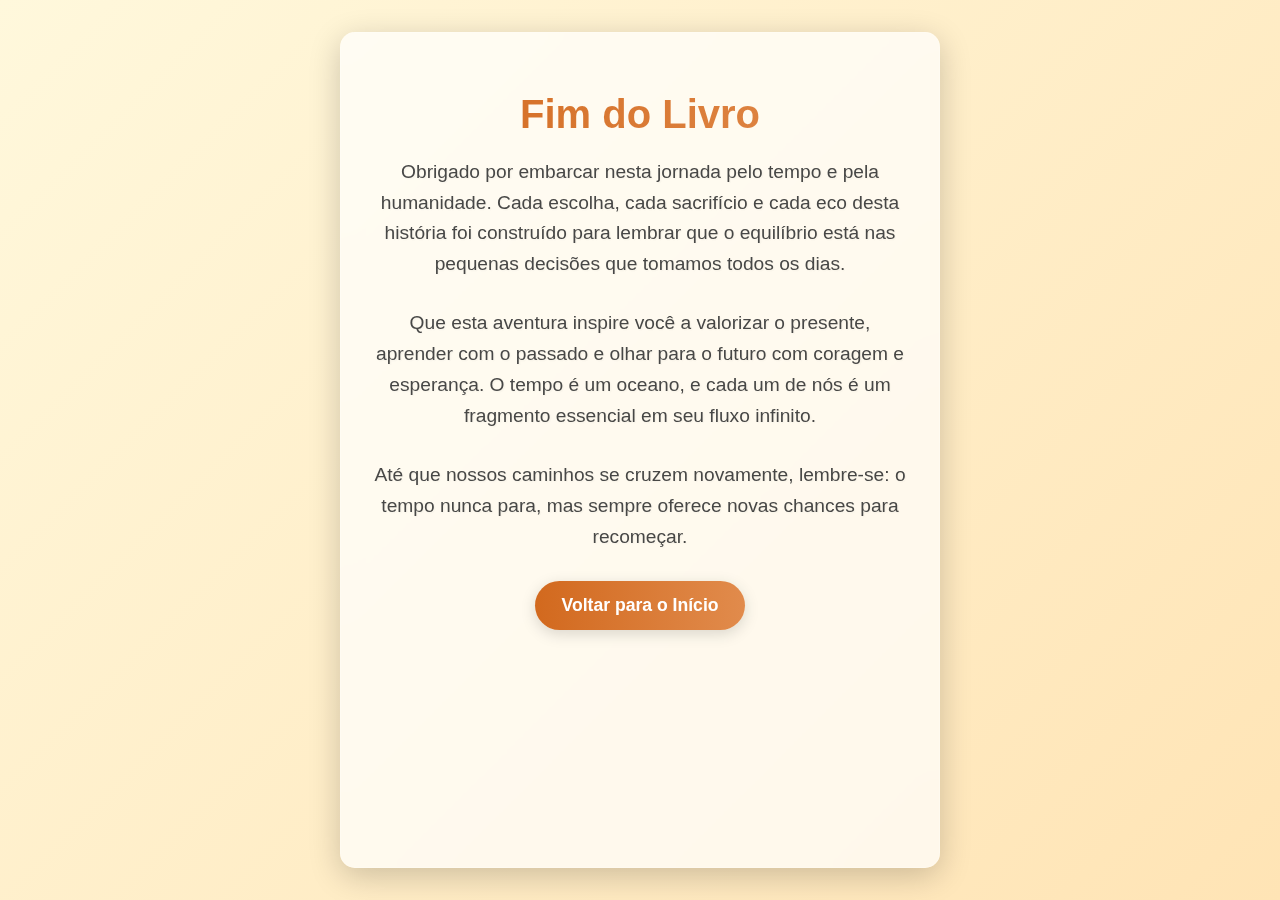
<file: fim.html>
<!DOCTYPE html>
<html lang="pt">
<head>
    <meta charset="UTF-8">
    <meta name="viewport" content="width=device-width, initial-scale=1.0">
    <title>Fim do Livro</title>
    <link rel="stylesheet" href="fim.css">
</head>
<body>
    <div class="container">
        <h1>Fim do Livro</h1>
        <p>Obrigado por embarcar nesta jornada pelo tempo e pela humanidade. Cada escolha, cada sacrifício e cada eco desta história foi construído para lembrar que o equilíbrio está nas pequenas decisões que tomamos todos os dias.</p>
        <p>Que esta aventura inspire você a valorizar o presente, aprender com o passado e olhar para o futuro com coragem e esperança. O tempo é um oceano, e cada um de nós é um fragmento essencial em seu fluxo infinito.</p>
        <p>Até que nossos caminhos se cruzem novamente, lembre-se: o tempo nunca para, mas sempre oferece novas chances para recomeçar.</p>
        <button onclick="window.location.href='index.html'">Voltar para o Início</button>
    </div>
</body>
</html>
</file>
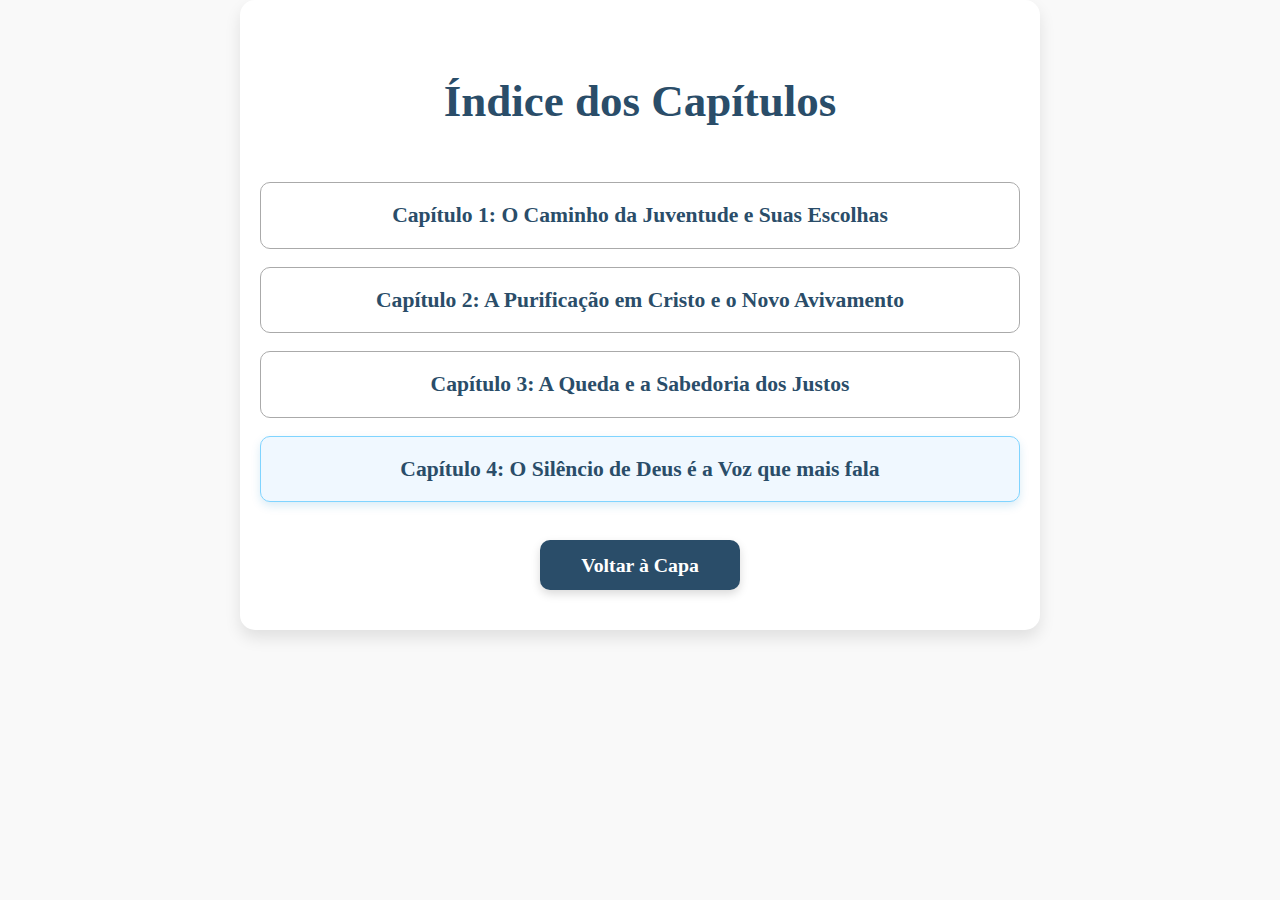
<file: indice.html>
<!DOCTYPE html>
<html lang="pt">
<head>
    <meta charset="UTF-8">
    <meta name="viewport" content="width=device-width, initial-scale=1.0">
    <title>Índice dos Capítulos</title>
    <link rel="stylesheet" href="indicestyle.css">
    <script src="responsive.js" defer></script>
    <script src="script.js" defer></script>
    <script>
        document.addEventListener("DOMContentLoaded", function() {
            // Identifique o livro atual (por exemplo, usando um atributo data no body)
            const currentBook = document.body.dataset.bookId || "diario-de-omega"; // Exemplo: 'NomeDoSeuLivro'

            // Função para obter o nome do armazenamento local com base no livro
            function getStorageKey() {
                return `${currentBook}_lastReadChapter`;
            }

            // Recupera o último capítulo lido do localStorage
            const lastReadChapter = localStorage.getItem(getStorageKey());
            console.log("Último capítulo lido recuperado do localStorage:", lastReadChapter); // Log para debug

            // Se houver um capítulo salvo no localStorage
            if (lastReadChapter) {
                // Remover destaque de todos os capítulos
                document.querySelectorAll('.chapter-list li').forEach(chapter => {
                    chapter.classList.remove('highlight');
                });

                // Adicionar destaque ao capítulo salvo
                const lastChapterElement = document.getElementById(lastReadChapter);
                if (lastChapterElement) {
                    lastChapterElement.classList.add('highlight');
                    console.log("Capítulo destacado:", lastReadChapter); // Log para debug
                }
            }
        });

        // Função para salvar o capítulo atual no localStorage ao clicar
        function setLastRead(chapterId) {
            const currentBook = document.body.dataset.bookId || "defaultBook"; // Exemplo: 'diariodeomega'
            const storageKey = `${currentBook}_lastReadChapter`;
            localStorage.setItem(storageKey, chapterId);
            console.log("Capítulo salvo no localStorage:", chapterId); // Log para debug
        }
    </script>
</head>
<body data-book-id="diario-de-omega">
    <div class="container">
        <h1>Índice dos Capítulos</h1>
        <ul class="chapter-list">
            <li id="capitulo1"><a href="capitulo1.html" onclick="setLastRead('capitulo1')">Capítulo 1: O Caminho da Juventude e Suas Escolhas</a></li>
            <li id="capitulo2"><a href="capitulo2.html" onclick="setLastRead('capitulo2')">Capítulo 2: A Purificação em Cristo e o Novo Avivamento</a></li>
            <li id="capitulo3"><a href="capitulo3.html" onclick="setLastRead('capitulo3')">Capítulo 3: A Queda e a Sabedoria dos Justos</a></li>
            <li id="capitulo4"><a href="capitulo4.html" onclick="setLastRead('capitulo4')">Capítulo 4: O Silêncio de Deus é a Voz que mais fala</a></li>
        </ul>        
        <a href="index.html" class="back-button">Voltar à Capa</a>
    </div>
</body>
</html>
</file>
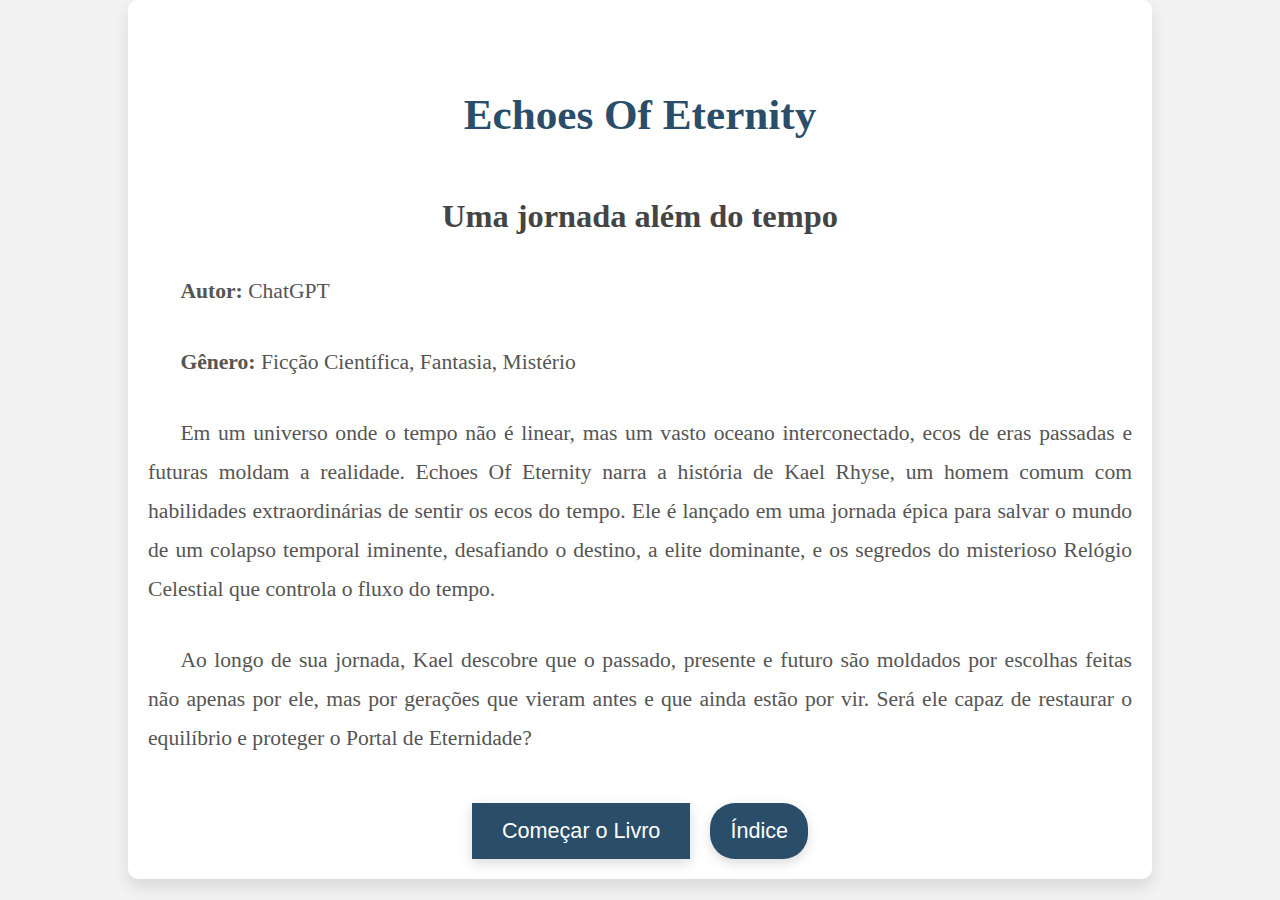
<file: sobre.html>
<!DOCTYPE html>
<html lang="pt">
<head>
    <meta charset="UTF-8">
    <meta name="viewport" content="width=device-width, initial-scale=1.0">
    <title>Sobre o Livro - Echoes Of Eternity</title>
    <link rel="stylesheet" href="styles.css">
    <script src="responsive.js" defer></script>
</head>
<body>
    <div class="container">
        <header>
            <h1 class="book-title">Echoes Of Eternity</h1>
            <h2 class="book-subtitle">Uma jornada além do tempo</h2>
        </header>
        <section class="book-description">
            <p><strong>Autor:</strong> ChatGPT</p>
            <p><strong>Gênero:</strong> Ficção Científica, Fantasia, Mistério</p>
            <p>
                Em um universo onde o tempo não é linear, mas um vasto oceano interconectado, 
                ecos de eras passadas e futuras moldam a realidade. 
                Echoes Of Eternity narra a história de Kael Rhyse, um homem comum com habilidades extraordinárias de sentir os ecos do tempo. 
                Ele é lançado em uma jornada épica para salvar o mundo de um colapso temporal iminente, desafiando o destino, a elite dominante, 
                e os segredos do misterioso Relógio Celestial que controla o fluxo do tempo.
            </p>
            <p>
                Ao longo de sua jornada, Kael descobre que o passado, presente e futuro são moldados por escolhas feitas não apenas por ele, 
                mas por gerações que vieram antes e que ainda estão por vir. Será ele capaz de restaurar o equilíbrio e proteger o Portal de Eternidade?
            </p>
        </section>
        <section class="buttons">
            <button class="start" onclick="navigateTo('capitulo1.html')">Começar o Livro</button>
            <button class="index" onclick="navigateTo('indice.html')">Índice</button>
        </section>
    </div>
    <script>
        function navigateTo(url) {
            window.location.href = url;
        }
    </script>
</body>
</html>
</file>
<file: capastyle.css>
/* Global Styles */
body {
    font-family: 'Georgia', serif;
    color: #444;
    background: linear-gradient(135deg, #e0e0e0, #ffffff);
    line-height: 1.6;
    margin: 0;
    padding: 0;
    box-sizing: border-box;
    display: flex;
    align-items: center;
    justify-content: center;
    min-height: 100vh;
    flex-direction: column;
}

*, *::before, *::after {
    box-sizing: inherit;
}

/* Frosted Glass Container */
.container {
    max-width: 90%;
    width: 400px;
    margin: 2em auto;
    padding: 2em 1em;
    text-align: center;
    background: rgba(255, 255, 255, 0.3);
    border-radius: 20px;
    box-shadow: 0 8px 32px rgba(0, 0, 0, 0.2);
    backdrop-filter: blur(10px);
    border: 1px solid rgba(255, 255, 255, 0.18);
    overflow: hidden;
    transition: transform 0.3s ease;
}

.container:hover {
    transform: scale(1.02);
}

/* Book Cover Style */
.book-cover {
    width: 80%;
    max-width: 250px;
    height: auto;
    object-fit: cover;
    border-radius: 15px;
    transition: transform 0.4s ease, box-shadow 0.4s ease;
    box-shadow: 0px 6px 20px rgba(0, 0, 0, 0.2);
}

.book-cover:hover {
    transform: scale(1.1);
    box-shadow: 0px 12px 30px rgba(0, 0, 0, 0.3);
}

/* Book Title Style */
.book-title {
    font-size: 2em;
    margin-top: 0.5em;
    margin-bottom: 0.2em;
    font-weight: bold;
    line-height: 1.2;
    word-wrap: break-word;
    
    /* Gradient Text */
    background: linear-gradient(90deg, #333, #888);
    -webkit-background-clip: text;
    background-clip: text;
    color: transparent;
    -webkit-text-fill-color: transparent;
}

/* Author Name Style */
.author-name {
    font-size: 1.3em;
    margin-bottom: 1em;
    color: #666;
    font-style: italic;
}

/* Button Container with Spacing */
.buttons {
    display: flex;
    flex-wrap: wrap;
    gap: 10px;
    justify-content: center;
    margin-top: 1.5em;
}

/* Glassmorphic Buttons with Hover Effect */
.buttons a {
    display: inline-block;
    padding: 12px 24px;
    font-size: 1em;
    font-weight: bold;
    color: #333;
    text-decoration: none;
    background: rgba(255, 255, 255, 0.25);
    border-radius: 10px;
    box-shadow: 0 4px 15px rgba(0, 0, 0, 0.1);
    transition: all 0.3s ease;
    backdrop-filter: blur(5px);
    border: 1px solid rgba(255, 255, 255, 0.2);
}

.buttons a:hover {
    color: #222;
    background: rgba(255, 255, 255, 0.6);
    transform: translateY(-4px);
    box-shadow: 0 8px 20px rgba(0, 0, 0, 0.2);
}

/* Keyframes for Subtle Floating Animation */
@keyframes float {
    0% {
        transform: translateY(0px);
    }
    50% {
        transform: translateY(-8px);
    }
    100% {
        transform: translateY(0px);
    }
}

.container {
    animation: float 5s ease-in-out infinite;
}

/* Responsive Design Adjustments */
@media (max-width: 768px) {
    .container {
        width: 90%;
        padding: 1.5em;
    }

    .book-cover {
        width: 90%;
        max-width: 200px;
    }

    .book-title {
        font-size: 1.8em;
    }

    .author-name {
        font-size: 1.1em;
    }

    .buttons a {
        width: 90%;
        font-size: 1em;
        padding: 10px 15px;
        margin: 8px auto;
    }
}

@media (min-width: 1024px) {
    .container {
        width: 60%;
    }

    .book-cover {
        width: 60%;
        max-width: 300px;
    }

    .book-title {
        font-size: 2.4em;
    }

    .author-name {
        font-size: 1.4em;
    }

    .buttons a {
        padding: 15px 30px;
        font-size: 1.1em;
    }
}
</file>
<file: styles.css>
/* Configurações Globais */
body {
    font-family: 'Georgia', serif;
    color: #444;
    background: #f2f2f2;
    line-height: 1.6em;
    margin: 0;
    padding: 0;
    box-sizing: border-box;
}

*, *::before, *::after {
    box-sizing: inherit; /* Todos os elementos herdam box-sizing do body */
}

/* Container Principal */
.container {
    max-width: 800px;
    width: 100%;
    margin: 0 auto;
    padding: 1em;
    overflow-x: hidden; /* Garante que nada "fuja" da tela horizontalmente */
    text-align: center; /* Centraliza o conteúdo dentro do container */
    background: #ffffff;
    border-radius: 10px;
    box-shadow: 0 8px 16px rgba(0, 0, 0, 0.1);
}

/* Estilo do Cabeçalho */
h1 {
    font-size: 2.4em;
    color: #2a4d69;
    margin-top: 1.5em;
    margin-bottom: 0.75em;
    word-wrap: break-word; /* Quebra automaticamente palavras longas */
    line-height: 1.4em;
    font-weight: 700;
    text-align: center; /* Centraliza o título */
}

/* Estilo dos Subtítulos */
h2 {
    font-size: 1.8em;
    color: #444;
    margin-top: 1.5em;
    margin-bottom: 0.5em;
    font-weight: 600;
    line-height: 1.4em;
    text-align: center; /* Centraliza o subtítulo */
}

/* Estilo dos Parágrafos */
p {
    font-size: 1.2em;
    line-height: 1.8em;
    margin: 1.5em 0;
    color: #555;
    text-indent: 1.5em; /* Identação mais suave */
    word-wrap: break-word; /* Evita que palavras longas ultrapassem os limites da tela */
    overflow-wrap: break-word; /* Quebra de palavras em dispositivos menores */
    text-align: justify; /* Justifica o texto para melhor organização */
}

/* Estilo dos Botões */
.buttons {
    display: flex;
    justify-content: center;
    margin-top: 2.5em;
    gap: 20px; /* Maior espaço entre os botões para organização */
    flex-wrap: wrap; /* Garante que os botões sejam realinhados se não houver espaço suficiente */
}

.buttons button {
    padding: 15px 30px;
    font-size: 1.2em;
    color: white;
    background: #2a4d69;
    border: none;
    cursor: pointer;
    transition: background 0.3s ease, transform 0.2s ease;
    box-shadow: 0 4px 12px rgba(0, 0, 0, 0.15); /* Sombra leve para destacar os botões */
    display: flex;
    align-items: center;
    justify-content: center;
    position: relative;
}

.buttons button.previous {
    clip-path: polygon(20% 0%, 100% 0%, 80% 50%, 100% 100%, 20% 100%, 0% 50%);
    padding-left: 40px;
}

.buttons button.next {
    clip-path: polygon(0% 0%, 80% 0%, 100% 50%, 80% 100%, 0% 100%, 20% 50%);
    padding-right: 40px;
}

.buttons button.index {
    border-radius: 25px;
    padding: 15px 20px;
}

.buttons button:hover {
    background: #355c7d;
    transform: translateY(-3px); /* Efeito sutil ao passar o mouse */
}

.buttons button:active {
    background: #1e3b57; /* Cor mais escura ao clicar no botão */
}

/* Estilos Para Imagens */
img {
    max-width: 100%;
    height: auto;
    border-radius: 8px;
    box-shadow: 0 6px 12px rgba(0, 0, 0, 0.1); /* Adiciona uma sombra leve */
    margin-bottom: 1.5em;
}

/* Estilo do Número e Título do Capítulo */
.chapter-number {
    font-size: 2.2em;
    font-weight: bold;
    margin: 0.5em 0;
    color: #2a4d69;
    text-align: center; /* Centraliza o número do capítulo */
}

.chapter-title {
    font-size: 1.6em;
    font-weight: normal;
    margin: 0.5em 0;
    color: #5d5d5d;
    text-align: center; /* Centraliza o título do capítulo */
}

/* Adiciona uma sombra aos capítulos destacados */
.chapter-list li.highlight {
    background-color: #dff0d8; /* Verde sutil para destacar */
    border-color: #a5d6a7;
    box-shadow: 0 4px 10px rgba(0, 0, 0, 0.1);
    padding: 15px;
    border-radius: 8px; /* Adiciona bordas arredondadas */
}

/* Hover Effect para itens da lista de capítulos */
.chapter-list li:hover {
    transform: scale(1.02);
    box-shadow: 0 8px 15px rgba(0, 0, 0, 0.1);
}

/* Estilos para Tornar o Design Responsivo */
@media (max-width: 768px) {
    h1 {
        font-size: 2em; /* Reduz o tamanho da fonte do título em telas menores */
    }

    h2 {
        font-size: 1.5em; /* Reduz o tamanho do subtítulo */
    }

    .container {
        padding: 1em; /* Reduz o padding em telas menores */
    }

    p {
        font-size: 1.1em; /* Fonte um pouco menor para telas menores */
        text-indent: 1em; /* Ajuste na indentação para telas menores */
    }

    .buttons button {
        font-size: 1em; /* Reduz o tamanho da fonte dos botões em telas menores */
        max-width: 100%; /* Ajusta o botão para ocupar toda a largura disponível em telas menores */
    }
}

@media (min-width: 768px) {
    .container {
        max-width: 80%;
        padding: 30px;
    }
}
</file>
<file: continua.css>
/* Global Styles for "Continua..." Page */
body {
    font-family: 'Arial', sans-serif;
    background: linear-gradient(135deg, #f0f8ff, #e6f7ff);
    color: #333;
    display: flex;
    align-items: center;
    justify-content: center;
    min-height: 100vh;
    margin: 0;
    padding: 0;
    overflow-y: auto; /* Permite rolamento se necessário */
}

*, *::before, *::after {
    box-sizing: border-box;
}

/* Frosted Glass Container */
.container {
    text-align: center;
    padding: 2em;
    max-width: 600px;
    border-radius: 15px;
    background: rgba(255, 255, 255, 0.7);
    box-shadow: 0px 8px 32px rgba(0, 0, 0, 0.2);
    backdrop-filter: blur(10px);
    border: 1px solid rgba(255, 255, 255, 0.18);
    transition: transform 0.3s ease, box-shadow 0.3s ease;
}

.container:hover {
    transform: scale(1.02);
    box-shadow: 0px 12px 36px rgba(0, 0, 0, 0.3);
}

/* Header Style */
h1 {
    font-size: 2.5em;
    margin-bottom: 0.5em;
    font-weight: bold;
    
    /* Gradient Text */
    background: linear-gradient(90deg, #4682b4, #5a9bd3);
    background-clip: text;
    -webkit-background-clip: text; /* Safari compatibility */
    color: transparent;
    -webkit-text-fill-color: transparent; /* Safari compatibility */
}

h1:hover {
    color: #4682b4; /* Subtle color shift on hover */
}

/* Paragraph Style */
p {
    font-size: 1.2em;
    line-height: 1.6;
    color: #333;
    margin-bottom: 1.5em;
    text-shadow: 1px 1px 2px rgba(0, 0, 0, 0.05);
    opacity: 0.9;
}

/* Button Style with Interactive Effects */
button {
    padding: 0.8em 1.5em;
    font-size: 1.1em;
    font-weight: bold;
    color: #ffffff;
    background: linear-gradient(90deg, #4682b4, #5a9bd3);
    border: none;
    border-radius: 30px;
    cursor: pointer;
    transition: background 0.3s ease, transform 0.3s ease, box-shadow 0.3s ease;
    box-shadow: 0px 4px 15px rgba(0, 0, 0, 0.15);
}

button:hover {
    background: linear-gradient(90deg, #5a9bd3, #4682b4);
    transform: translateY(-3px);
    box-shadow: 0px 8px 20px rgba(0, 0, 0, 0.25);
}

/* Button Active State */
button:active {
    transform: translateY(1px);
    box-shadow: 0px 4px 10px rgba(0, 0, 0, 0.2);
}

/* Floating Animation */
@keyframes float {
    0% {
        transform: translateY(0);
    }
    50% {
        transform: translateY(-10px);
    }
    100% {
        transform: translateY(0);
    }
}

.container {
    animation: float 6s ease-in-out infinite;
}

/* Responsive Design */
@media (max-width: 768px) {
    .container {
        padding: 1.5em;
    }

    h1 {
        font-size: 2em;
    }

    p {
        font-size: 1.1em;
    }

    button {
        padding: 0.7em 1.2em;
        font-size: 1em;
    }
}
</file>
<file: fim.css>
/* Global Styles for "Fim do Livro" Page */
body {
    font-family: 'Arial', sans-serif;
    background: linear-gradient(135deg, #fff8dc, #ffe4b5);
    color: #333;
    display: flex;
    justify-content: center;
    min-height: 100vh;
    margin: 0;
    padding: 0;
    overflow-y: auto; /* Permite rolagem vertical */
}

*, *::before, *::after {
    box-sizing: border-box;
}

/* Frosted Glass Container */
.container {
    text-align: center;
    padding: 2em;
    max-width: 600px;
    margin: 2em auto; /* Centraliza e adiciona espaço no topo e na base */
    border-radius: 15px;
    background: rgba(255, 255, 255, 0.7);
    box-shadow: 0px 8px 32px rgba(0, 0, 0, 0.2);
    backdrop-filter: blur(10px);
    border: 1px solid rgba(255, 255, 255, 0.18);
    transition: transform 0.3s ease, box-shadow 0.3s ease;
}

.container:hover {
    transform: scale(1.02);
    box-shadow: 0px 12px 36px rgba(0, 0, 0, 0.3);
}

/* Header Style */
h1 {
    font-size: 2.5em;
    margin-bottom: 0.5em;
    font-weight: bold;

    /* Gradient Text */
    background: linear-gradient(90deg, #d2691e, #e18b4c);
    background-clip: text;
    -webkit-background-clip: text; /* For Safari */
    color: transparent;
    -webkit-text-fill-color: transparent; /* For Safari */
}

/* Paragraph Style */
p {
    font-size: 1.2em;
    line-height: 1.6;
    color: #333;
    margin-bottom: 1.5em;
    text-shadow: 1px 1px 2px rgba(0, 0, 0, 0.05);
    opacity: 0.9;
}

/* Button Style with Interactive Effects */
button {
    padding: 0.8em 1.5em;
    font-size: 1.1em;
    font-weight: bold;
    color: #ffffff;
    background: linear-gradient(90deg, #d2691e, #e18b4c);
    border: none;
    border-radius: 30px;
    cursor: pointer;
    transition: background 0.3s ease, transform 0.3s ease, box-shadow 0.3s ease;
    box-shadow: 0px 4px 15px rgba(0, 0, 0, 0.15);
}

button:hover {
    background: linear-gradient(90deg, #e18b4c, #d2691e);
    transform: translateY(-3px);
    box-shadow: 0px 8px 20px rgba(0, 0, 0, 0.25);
}

button:active {
    transform: translateY(1px);
    box-shadow: 0px 4px 10px rgba(0, 0, 0, 0.2);
}

/* Floating Animation */
@keyframes float {
    0% {
        transform: translateY(0);
    }
    50% {
        transform: translateY(-10px);
    }
    100% {
        transform: translateY(0);
    }
}

.container {
    animation: float 6s ease-in-out infinite;
}

/* Scroll Behavior for Smooth Navigation */
html {
    scroll-behavior: smooth; /* Rola suavemente ao usar âncoras ou links */
}

/* Responsive Design */
@media (max-width: 768px) {
    .container {
        padding: 1.5em;
    }

    h1 {
        font-size: 2em;
    }

    p {
        font-size: 1.1em;
    }

    button {
        padding: 0.7em 1.2em;
        font-size: 1em;
    }
}
</file>
<file: indicestyle.css>
/* Configurações Globais */
body {
    font-family: 'Georgia', serif;
    color: #444;
    background: #f9f9f9;
    line-height: 1.6;
    margin: 0;
    padding: 0;
}

*, *::before, *::after {
    box-sizing: border-box;
}

/* Main Container */
.container {
    width: 100%;
    max-width: 800px;
    margin: 0 auto;
    padding: 2em 1em;
    text-align: center;
    background: #ffffff;
    border-radius: 15px;
    box-shadow: 0 8px 16px rgba(0, 0, 0, 0.1);
}

/* Title */
h1 {
    font-size: 2.5em;
    color: #2a4d69;
    margin-top: 1em;
    margin-bottom: 1em;
    font-weight: bold;
    word-wrap: break-word;
}

/* Chapter List Styles */
.chapter-list {
    list-style: none;
    padding: 0;
    margin: 0;
}

.chapter-list li {
    margin-bottom: 1em;
    padding: 15px;
    border: 1px solid #aaa;
    border-radius: 10px;
    background-color: #ffffff;
    transition: transform 0.3s ease, box-shadow 0.3s ease, background-color 0.3s ease;
    overflow: hidden;
}

/* Link Style in Chapter List */
.chapter-list li a {
    color: #2a4d69;
    text-decoration: none;
    display: block;
    width: 100%;
    height: 100%;
    font-size: 1.2em;
    font-weight: bold;
}

/* Highlight for Last Read Chapter */
.chapter-list li.highlight {
    background-color: #f0f8ff; /* Azul claro para destacar */
    border-color: #80d4ff;
    font-weight: bold;
    color: #1b4d70; /* Cor do texto para maior contraste */
    box-shadow: 0 4px 10px rgba(0, 96, 160, 0.2); /* Sombra azul para destacar */
}

/* Hover Effect */
.chapter-list li:hover {
    transform: scale(1.02);
    box-shadow: 0 8px 15px rgba(0, 0, 128, 0.15); /* Sombra azul ao passar o mouse */
    background-color: #f0f8ff; /* Azul claro ao passar o mouse */
}

/* Back Button */
.back-button {
    display: inline-flex;
    justify-content: center;
    align-items: center;
    width: 200px;
    height: 50px;
    margin: 20px auto;
    background-color: #2a4d69;
    color: #fff;
    text-align: center;
    border-radius: 10px;
    line-height: 50px;
    transition: background-color 0.3s ease, transform 0.3s ease;
    font-size: 1.1em;
    font-weight: bold;
    text-decoration: none;
    box-shadow: 0 4px 10px rgba(0, 0, 0, 0.15);
}

.back-button:hover {
    background-color: #355c7d;
    transform: scale(1.05);
    box-shadow: 0 6px 12px rgba(0, 0, 128, 0.2);
}

/* Responsive Styles */
@media (max-width: 768px) {
    h1 {
        font-size: 2em;
    }

    .chapter-list li {
        padding: 15px;
        font-size: 1.1em;
    }

    .back-button {
        width: 90%;
        line-height: 50px;
    }
}

/* Additional Styles */
.chapter {
    padding: 10px;
    margin-bottom: 10px;
    transition: background-color 0.3s ease;
}

/* Highlight for Chapters */
.chapter-list li.highlight {
    background-color: #f0f8ff; /* Azul suave para destacar */
    border: 1px solid #80d4ff;
    box-shadow: 0 4px 10px rgba(0, 128, 192, 0.15); /* Sombra azul suave */
    font-weight: bold;
}
</file>
